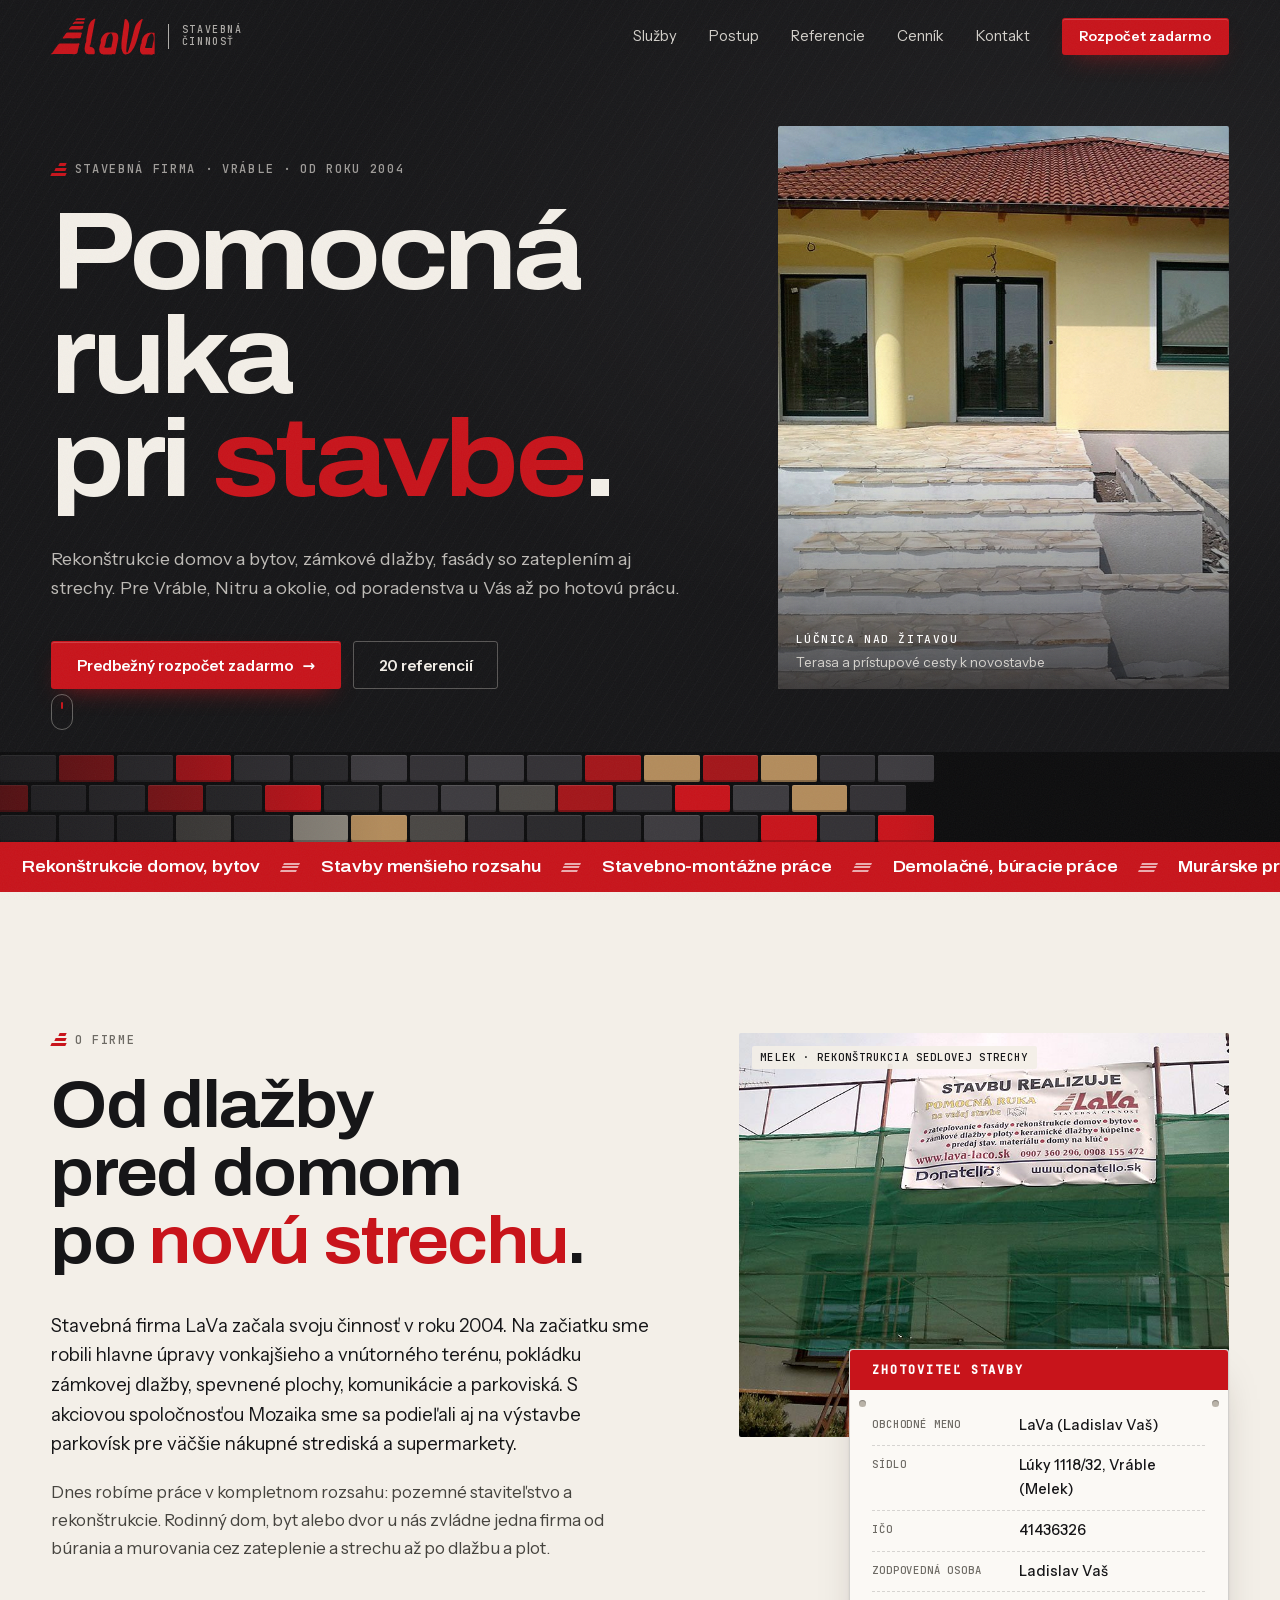
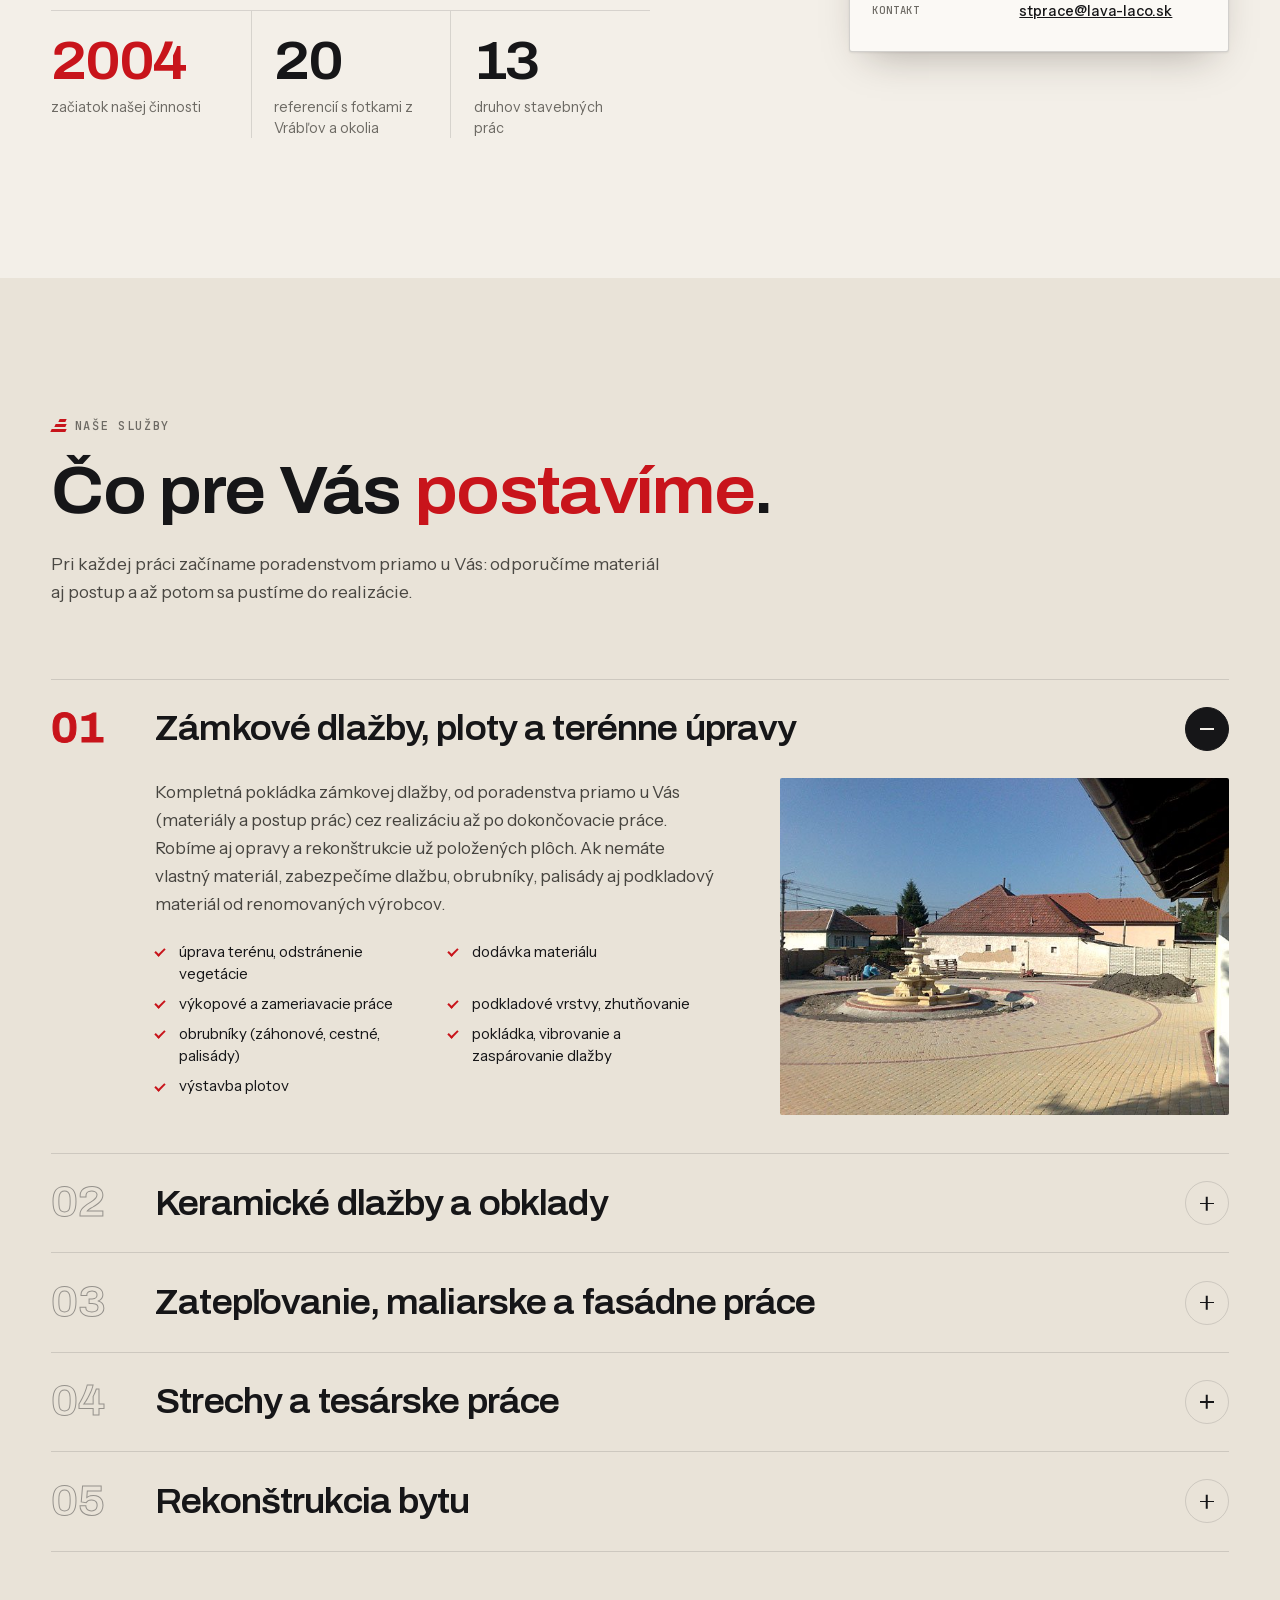
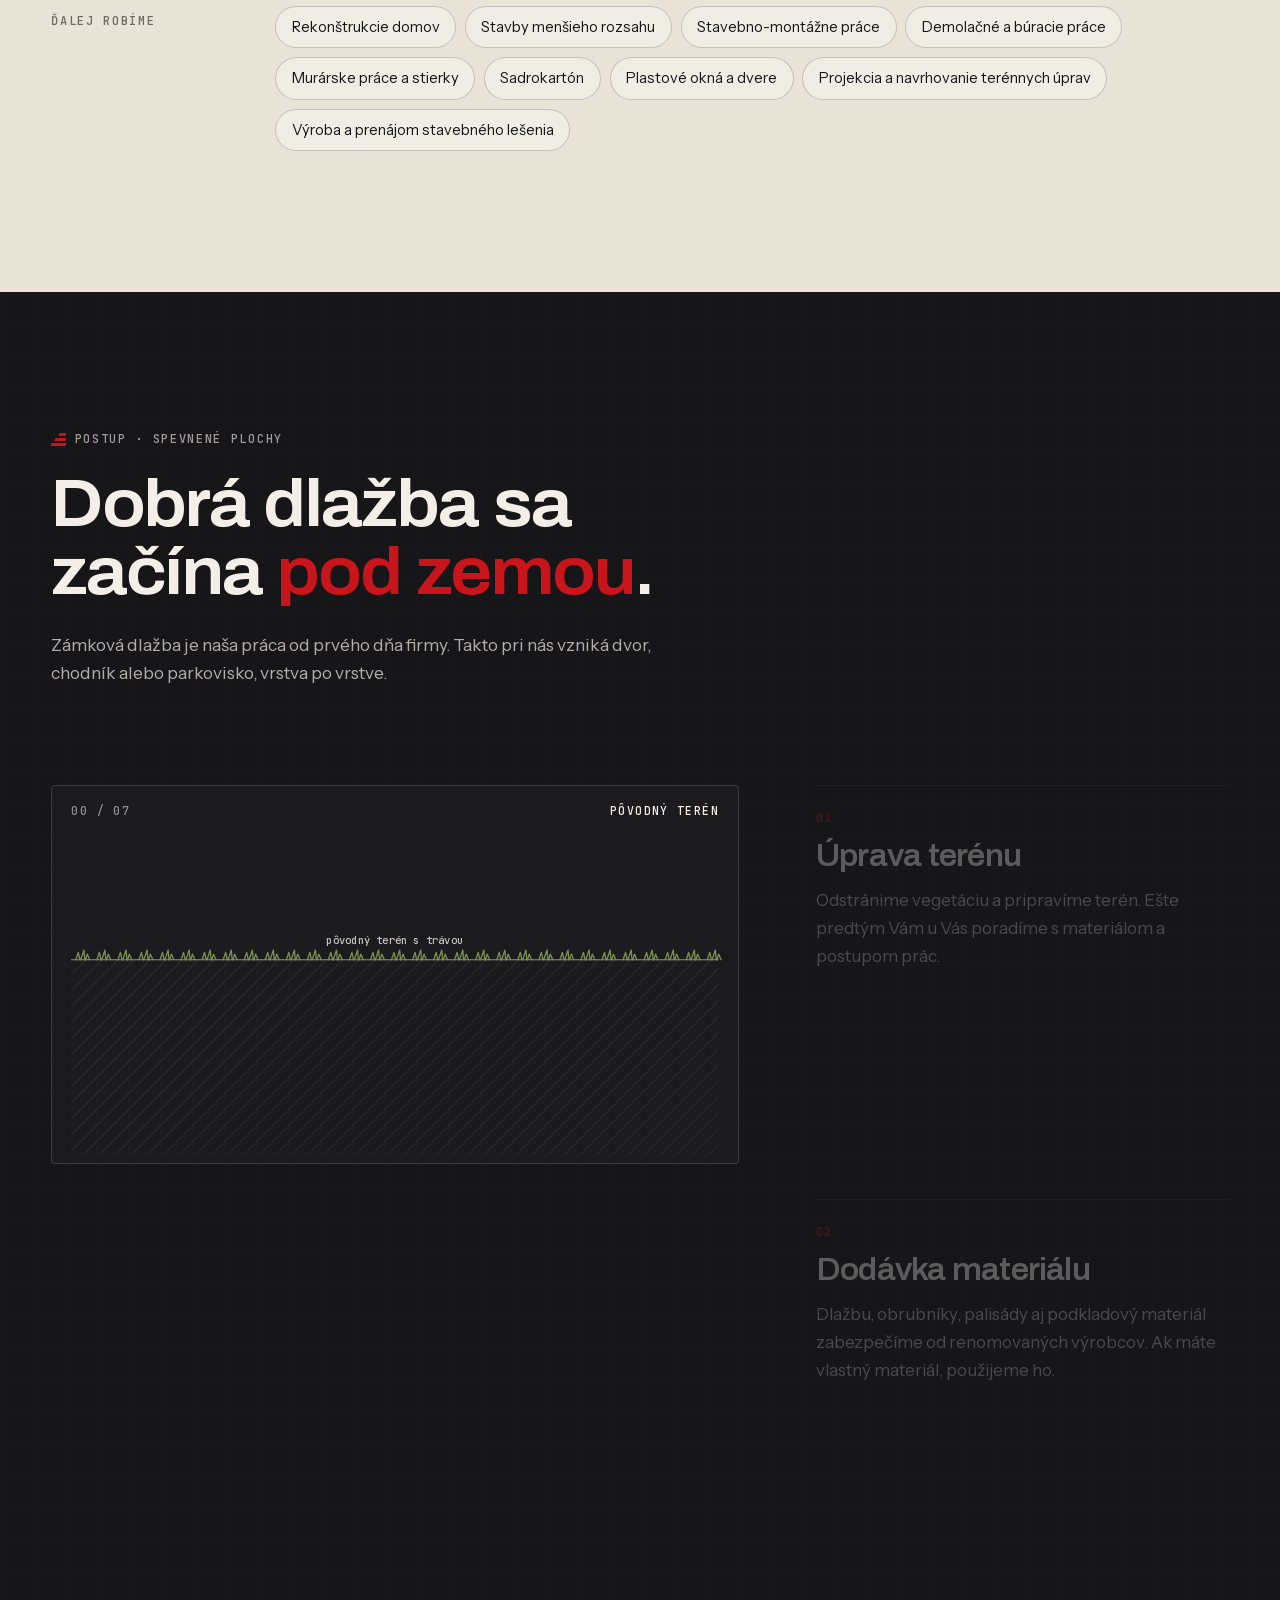
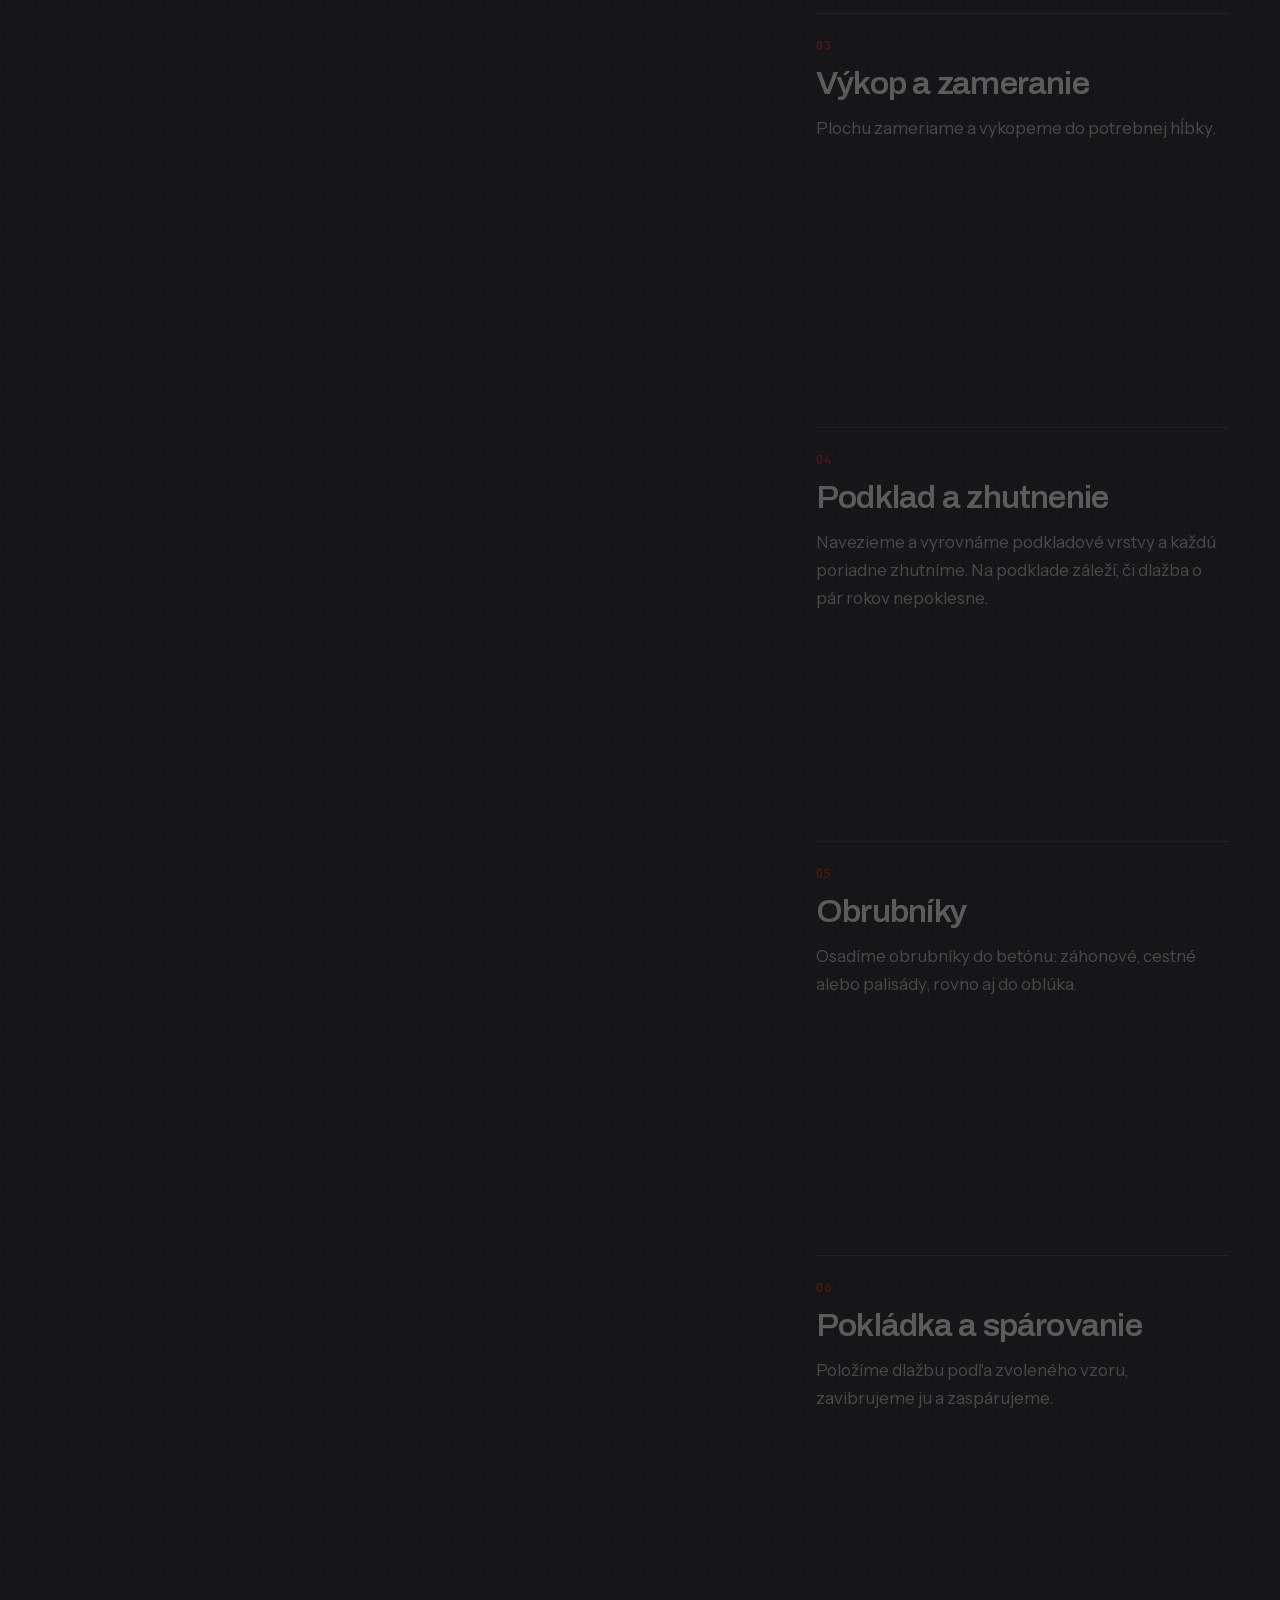
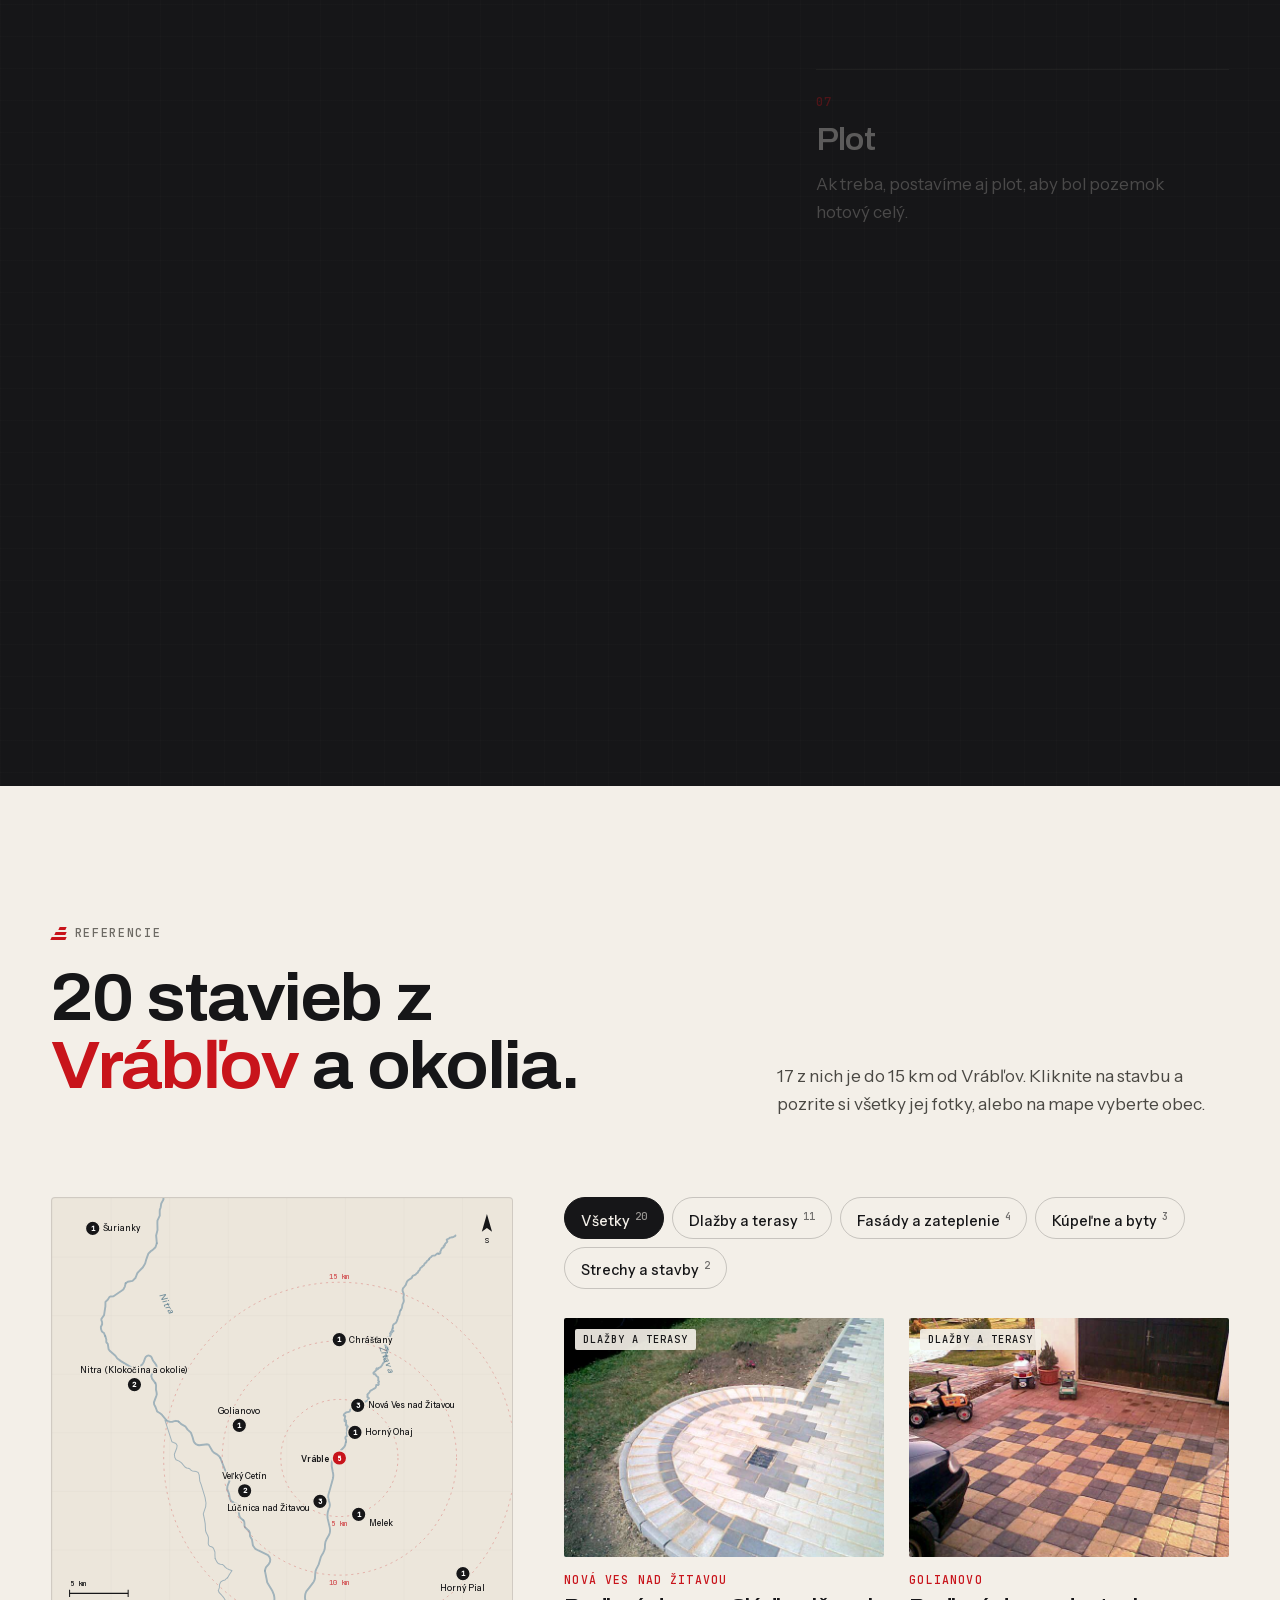
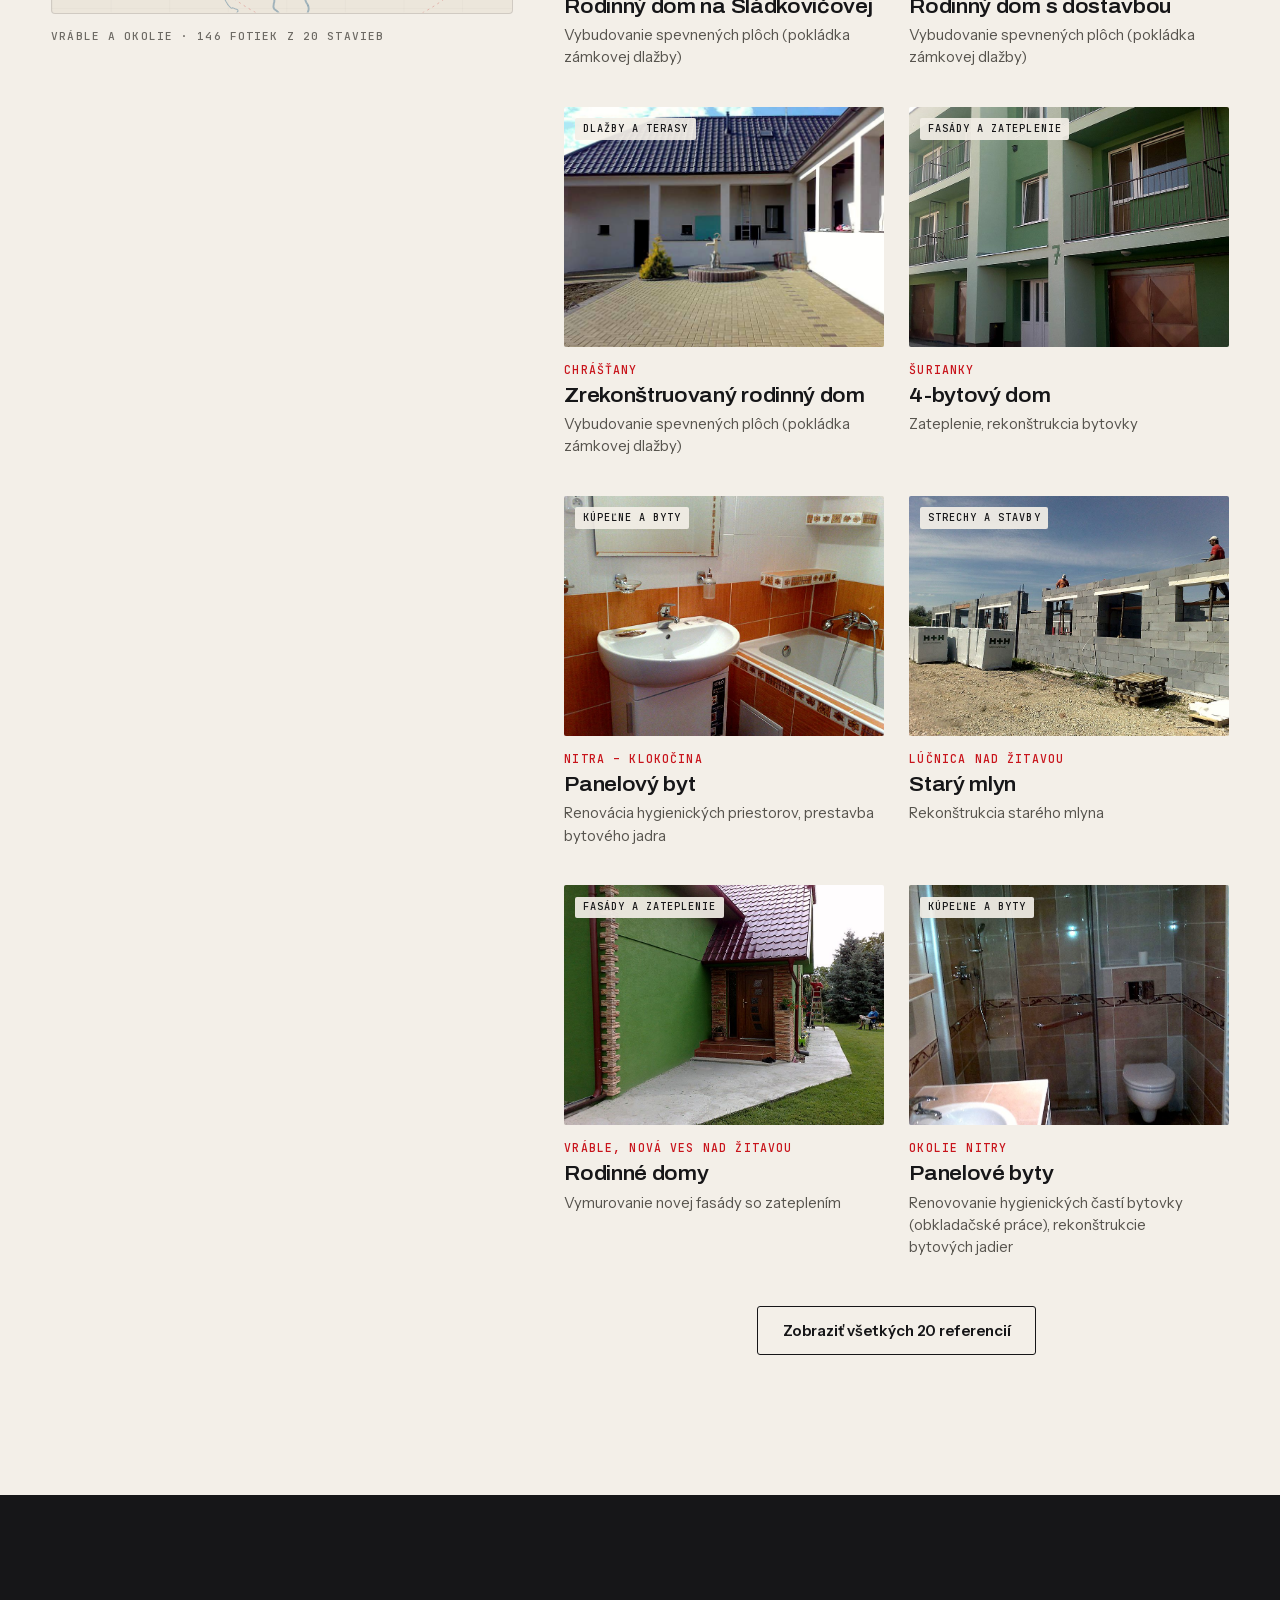
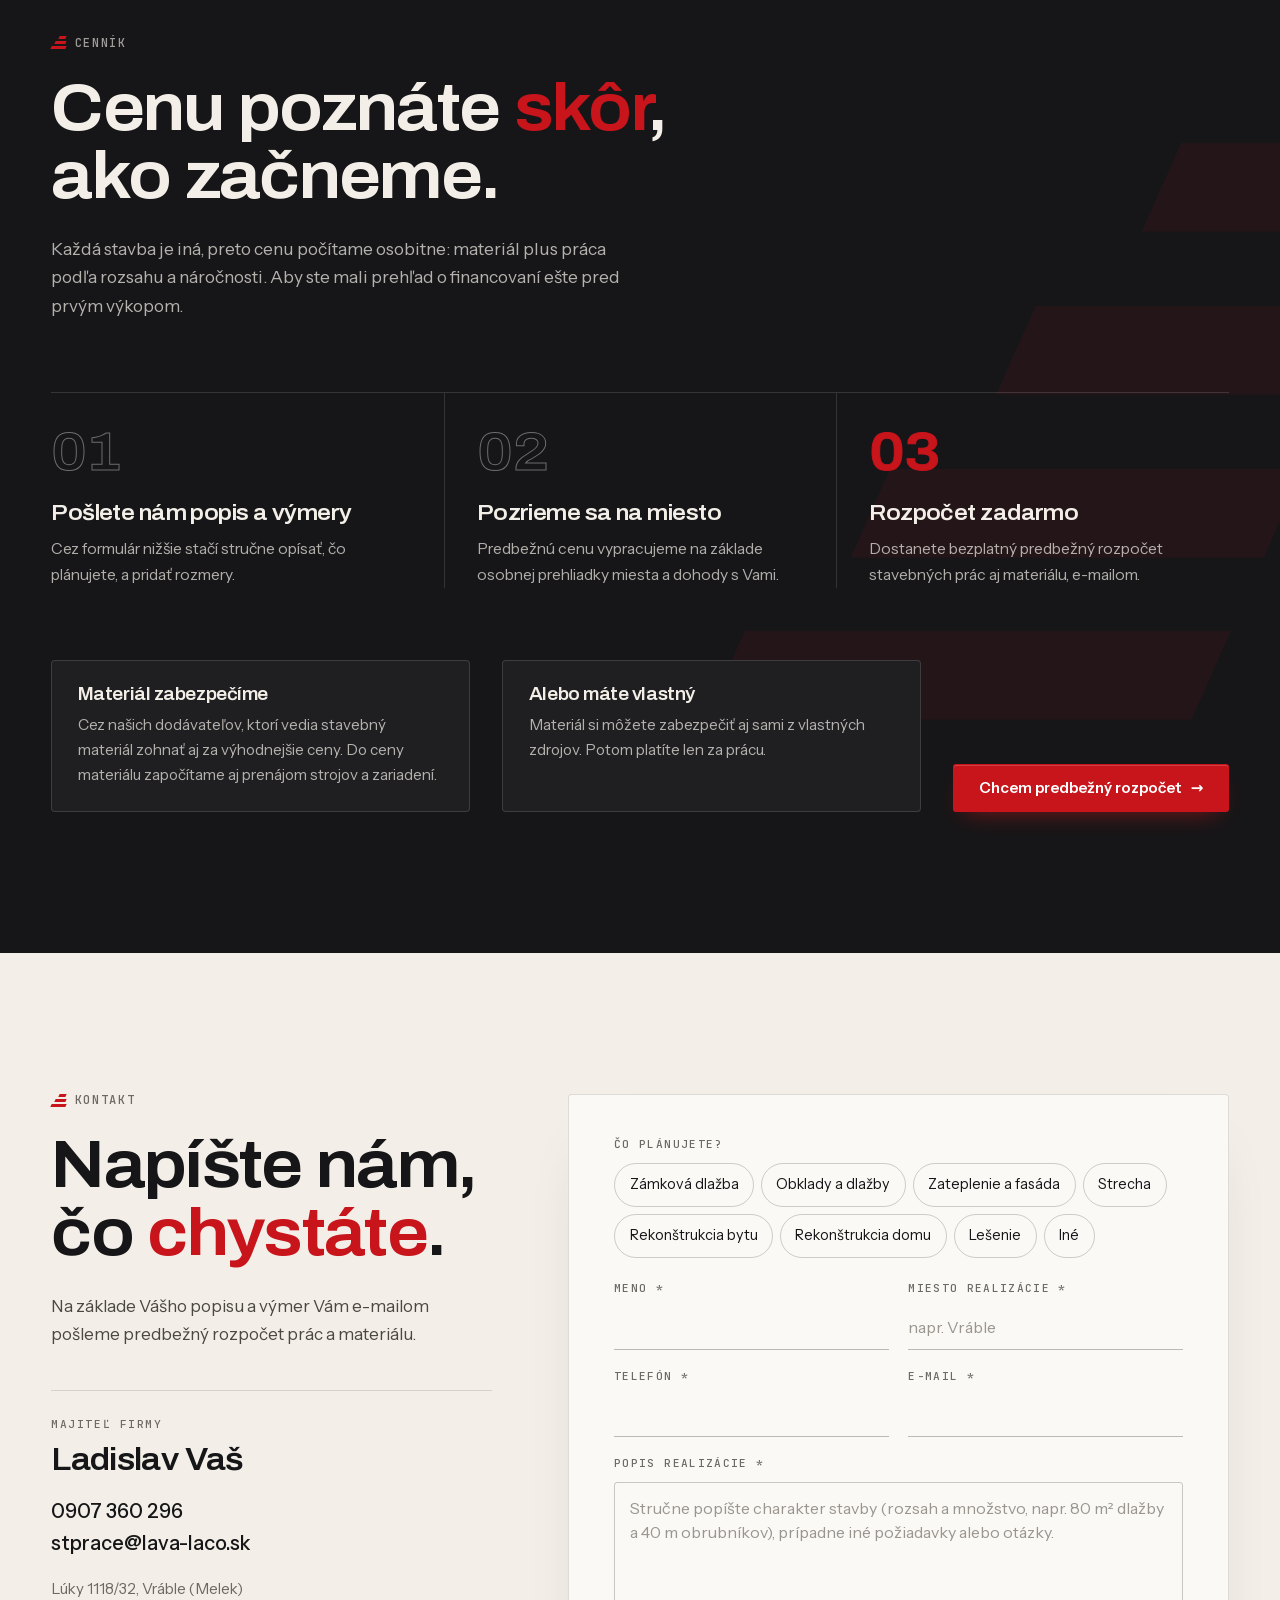
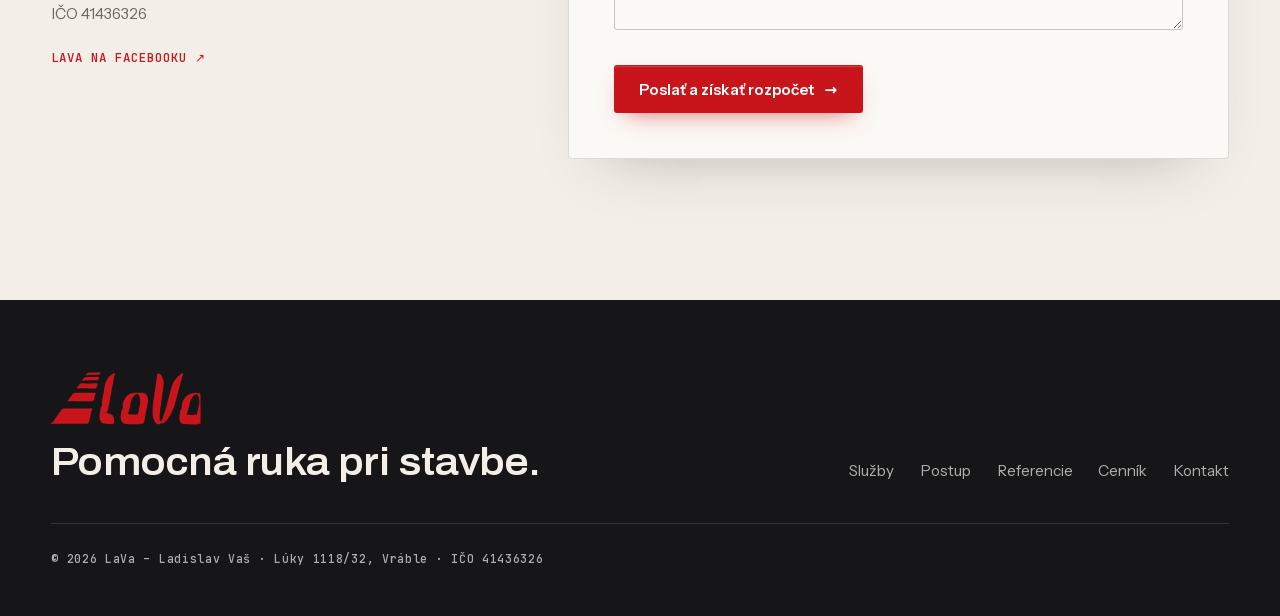
<file: index.html>
<!doctype html>
<html lang="sk">
<head>
<meta charset="utf-8">
<meta name="viewport" content="width=device-width, initial-scale=1">
<meta name="robots" content="noindex, nofollow">
<title>LaVa – stavebná firma Vráble | Zámkové dlažby, rekonštrukcie, zateplenie, strechy</title>
<meta name="description" content="Stavebná firma LaVa (Ladislav Vaš) z Vrábľov. Rekonštrukcie domov a bytov, zámkové dlažby a spevnené plochy, zatepľovanie a fasády, strechy, obklady. Predbežný rozpočet zadarmo.">
<meta name="theme-color" content="#161618">
<link rel="icon" href="img/favicon.svg" type="image/svg+xml">
<link rel="preload" href="fonts/Archivo-normal-latin.woff2" as="font" type="font/woff2" crossorigin>
<link rel="stylesheet" href="style.css?v=38399b4d">
<script type="application/ld+json">
{"@context":"https://schema.org","@type":"GeneralContractor","name":"LaVa – Ladislav Vaš","slogan":"Pomocná ruka pri stavbe","email":"stprace@lava-laco.sk","telephone":"+421907360296","taxID":"41436326","address":{"@type":"PostalAddress","streetAddress":"Lúky 1118/32","addressLocality":"Vráble","addressCountry":"SK"},"areaServed":["Vráble","Nitra","okres Nitra"],"foundingDate":"2004","sameAs":["https://www.facebook.com/pages/Lava-Ladislav-Va%C5%A1/244812445658021"]}
</script>
</head>
<body>
<div class="grain" aria-hidden="true"></div>

<header class="nav" id="nav">
  <a class="nav__logo" href="#top" aria-label="LaVa – stavebná činnosť, úvod"><img class="logo" src="img/logo.svg?v=3be8ee02" alt="LaVa" width="113" height="40"><span>Stavebná<br>činnosť</span></a>
  <nav id="menu" aria-label="Hlavné menu">
    <a href="#sluzby">Služby</a>
    <a href="#postup">Postup</a>
    <a href="#referencie">Referencie</a>
    <a href="#cennik">Cenník</a>
    <a href="#kontakt">Kontakt</a>
    <a class="btn btn--red nav__cta" href="#kontakt">Rozpočet zadarmo</a>
  </nav>
  <button class="burger" id="burger" aria-label="Menu" aria-expanded="false" aria-controls="menu"><i></i><i></i></button>
</header>

<main id="top">
<section class="hero">
  <div class="hero__in">
    <div class="hero__txt">
      <p class="eyebrow eyebrow--light"><span class="stairs" aria-hidden="true"><i></i><i></i><i></i></span>Stavebná firma · Vráble · od roku 2004</p>
      <h1 data-words>Pomocná ruka <br>pri <em>stavbe</em>.</h1>
      <p class="hero__lead">Rekonštrukcie domov a bytov, zámkové dlažby, fasády so zateplením aj strechy. Pre Vráble, Nitru a okolie, od poradenstva u Vás až po hotovú prácu.</p>
      <div class="hero__cta">
        <a class="btn btn--red" href="#kontakt">Predbežný rozpočet zadarmo <span aria-hidden="true">→</span></a>
        <a class="btn btn--ghost" href="#referencie">20 referencií</a>
      </div>
    </div>
    <figure class="hero__img">
      <img src="img/hero.jpg?v=2a7da2bd" alt="Rodinný dom v Lúčnici nad Žitavou – terasa a prístupové schody od firmy LaVa" width="686" height="857" fetchpriority="high">
      <figcaption><b>Lúčnica nad Žitavou</b>Terasa a prístupové cesty k novostavbe</figcaption>
    </figure>
  </div>
  <div class="pavers" id="pavers" aria-hidden="true"></div>
  <a class="hero__scroll" href="#firma" aria-label="Posunúť nižšie"><span></span></a>
</section>

<div class="marquee" aria-label="Naša činnosť"><div class="marquee__t"><span>Rekonštrukcie domov, bytov</span><b aria-hidden="true"></b><span>Stavby menšieho rozsahu</span><b aria-hidden="true"></b><span>Stavebno-montážne práce</span><b aria-hidden="true"></b><span>Demolačné, búracie práce</span><b aria-hidden="true"></b><span>Murárske práce, stierky, fasády</span><b aria-hidden="true"></b><span>Podlahy, sanita, sadrokartón</span><b aria-hidden="true"></b><span>Strechy, výstavba a rekonštrukcia</span><b aria-hidden="true"></b><span>Maliarske, tesárske práce</span><b aria-hidden="true"></b><span>Zámkové dlažby, ploty</span><b aria-hidden="true"></b><span>Zatepľovanie domov, budov</span><b aria-hidden="true"></b><span>Plastové okná, dvere</span><b aria-hidden="true"></b><span>Projekcia, navrhovanie terénnych úprav</span><b aria-hidden="true"></b><span>Výroba stavebného lešenia, prenájom</span><b aria-hidden="true"></b><span aria-hidden="true">Rekonštrukcie domov, bytov</span><b aria-hidden="true"></b><span aria-hidden="true">Stavby menšieho rozsahu</span><b aria-hidden="true"></b><span aria-hidden="true">Stavebno-montážne práce</span><b aria-hidden="true"></b><span aria-hidden="true">Demolačné, búracie práce</span><b aria-hidden="true"></b><span aria-hidden="true">Murárske práce, stierky, fasády</span><b aria-hidden="true"></b><span aria-hidden="true">Podlahy, sanita, sadrokartón</span><b aria-hidden="true"></b><span aria-hidden="true">Strechy, výstavba a rekonštrukcia</span><b aria-hidden="true"></b><span aria-hidden="true">Maliarske, tesárske práce</span><b aria-hidden="true"></b><span aria-hidden="true">Zámkové dlažby, ploty</span><b aria-hidden="true"></b><span aria-hidden="true">Zatepľovanie domov, budov</span><b aria-hidden="true"></b><span aria-hidden="true">Plastové okná, dvere</span><b aria-hidden="true"></b><span aria-hidden="true">Projekcia, navrhovanie terénnych úprav</span><b aria-hidden="true"></b><span aria-hidden="true">Výroba stavebného lešenia, prenájom</span><b aria-hidden="true"></b></div></div>

<section class="about" id="firma">
  <div class="wrap about__grid">
    <div class="about__txt">
      <p class="eyebrow rv"><span class="stairs" aria-hidden="true"><i></i><i></i><i></i></span>O firme</p>
      <h2 class="rv">Od dlažby pred domom <br>po <em>novú strechu</em>.</h2>
      <p class="lead rv">Stavebná firma LaVa začala svoju činnosť v roku 2004. Na začiatku sme robili hlavne úpravy vonkajšieho a vnútorného terénu, pokládku zámkovej dlažby, spevnené plochy, komunikácie a parkoviská. S akciovou spoločnosťou Mozaika sme sa podieľali aj na výstavbe parkovísk pre väčšie nákupné strediská a supermarkety.</p>
      <p class="rv">Dnes robíme práce v kompletnom rozsahu: pozemné staviteľstvo a rekonštrukcie. Rodinný dom, byt alebo dvor u nás zvládne jedna firma od búrania a murovania cez zateplenie a strechu až po dlažbu a plot.</p>
      <dl class="facts rv">
        <div><dt><span data-count="2004">2004</span></dt><dd>začiatok našej činnosti</dd></div>
        <div><dt><span data-count="20">20</span></dt><dd>referencií s fotkami z Vrábľov a okolia</dd></div>
        <div><dt><span data-count="13">13</span></dt><dd>druhov stavebných prác</dd></div>
      </dl>
    </div>
    <div class="about__side">
      <figure class="about__img rv">
        <img src="img/g11-03.jpg" alt="Plachta Stavbu realizuje LaVa na lešení pri rekonštrukcii rodinného domu v Meleku" loading="lazy" width="1142" height="641">
        <figcaption>Melek · rekonštrukcia sedlovej strechy</figcaption>
      </figure>
      <div class="board rv" aria-label="Základné informácie o firme">
        <p class="board__h">Zhotoviteľ stavby</p>
        <dl>
          <div><dt>Obchodné meno</dt><dd>LaVa (Ladislav Vaš)</dd></div>
          <div><dt>Sídlo</dt><dd>Lúky 1118/32, Vráble (Melek)</dd></div>
          <div><dt>IČO</dt><dd>41436326</dd></div>
          <div><dt>Zodpovedná osoba</dt><dd>Ladislav Vaš</dd></div>
          <div><dt>Kontakt</dt><dd><a href="mailto:stprace@lava-laco.sk">stprace@lava-laco.sk</a></dd></div>
        </dl>
      </div>
    </div>
  </div>
</section>

<section class="svc" id="sluzby">
  <div class="wrap">
    <div class="sec-head">
      <p class="eyebrow rv"><span class="stairs" aria-hidden="true"><i></i><i></i><i></i></span>Naše služby</p>
      <h2 class="rv">Čo pre Vás <em>postavíme</em>.</h2>
      <p class="rv">Pri každej práci začíname poradenstvom priamo u Vás: odporučíme materiál aj postup a až potom sa pustíme do realizácie.</p>
    </div>
    <div class="svc__list">
      <details class="svc__i rv" open><summary><span class="svc__n">01</span><h3>Zámkové dlažby, ploty a terénne úpravy</h3><span class="svc__x" aria-hidden="true"></span></summary><div class="svc__body"><div class="svc__t"><p>Kompletná pokládka zámkovej dlažby, od poradenstva priamo u Vás (materiály a postup prác) cez realizáciu až po dokončovacie práce. Robíme aj opravy a rekonštrukcie už položených plôch. Ak nemáte vlastný materiál, zabezpečíme dlažbu, obrubníky, palisády aj podkladový materiál od renomovaných výrobcov.</p><ul class="ticks"><li>úprava terénu, odstránenie vegetácie</li><li>dodávka materiálu</li><li>výkopové a zameriavacie práce</li><li>podkladové vrstvy, zhutňovanie</li><li>obrubníky (záhonové, cestné, palisády)</li><li>pokládka, vibrovanie a zaspárovanie dlažby</li><li>výstavba plotov</li></ul></div><figure class="svc__img"><img src="img/g13-04.jpg" alt="Zámkové dlažby, ploty a terénne úpravy – realizácia LaVa" loading="lazy" width="650" height="488"></figure></div></details>
      <details class="svc__i rv"><summary><span class="svc__n">02</span><h3>Keramické dlažby a obklady</h3><span class="svc__x" aria-hidden="true"></span></summary><div class="svc__body"><div class="svc__t"><p>Lepenie keramickej dlažby a obkladov, opäť od poradenstva u Vás doma (materiály a postup prác) až po dokončovacie práce.</p><ul class="ticks"><li>dodanie kompletného materiálu</li><li>úprava, príprava a vyčistenie podkladu</li><li>lepenie dlažby a obkladov</li><li>dokončovacie práce, dorezávanie</li><li>spárovanie a čistenie</li></ul></div><figure class="svc__img"><img src="img/g18-05.jpg" alt="Keramické dlažby a obklady – realizácia LaVa" loading="lazy" width="650" height="488"></figure></div></details>
      <details class="svc__i rv"><summary><span class="svc__n">03</span><h3>Zatepľovanie, maliarske a fasádne práce</h3><span class="svc__x" aria-hidden="true"></span></summary><div class="svc__body"><div class="svc__t"><p>Kompletná rekonštrukcia a zatepľovanie rodinných a bytových domov aj priemyselných budov: obvodové plášte, strešné konštrukcie a súvisiace úpravy. Systém volíme podľa podkladu, potrebnej hrúbky izolácie a požiarnej bezpečnosti, najčastejšie z minerálnej vlny alebo polystyrénu.</p><ul class="ticks"><li>zateplenie obvodového plášťa</li><li>zateplenie strešných konštrukcií</li><li>výmena a oprava okien, dverí, balkónov</li><li>fasádne práce a omietky</li><li>maľovky a dokončovacie práce</li></ul></div><figure class="svc__img"><img src="img/g07-02.jpg" alt="Zatepľovanie, maliarske a fasádne práce – realizácia LaVa" loading="lazy" width="907" height="680"></figure></div></details>
      <details class="svc__i rv"><summary><span class="svc__n">04</span><h3>Strechy a tesárske práce</h3><span class="svc__x" aria-hidden="true"></span></summary><div class="svc__body"><div class="svc__t"><p>Rekonštrukcie a opravy sedlových striech, balkónových a terasových prístreškov aj altánkov.</p><ul class="ticks"><li>demontáž starej krytiny</li><li>výmena a oprava krovu a latovania</li><li>rekonštrukcie komínových telies</li><li>nová krytina, strešné časti a doplnky</li><li>klampiarske práce, odkvapové žľaby</li><li>kontrola strechy proti zatekaniu</li></ul></div><figure class="svc__img"><img src="img/g11-02.jpg" alt="Strechy a tesárske práce – realizácia LaVa" loading="lazy" width="1142" height="857"></figure></div></details>
      <details class="svc__i rv"><summary><span class="svc__n">05</span><h3>Rekonštrukcia bytu</h3><span class="svc__x" aria-hidden="true"></span></summary><div class="svc__body"><div class="svc__t"><p>Kompletná rekonštrukcia bytového jadra a ostatných priestorov bytu, všetko od jednej firmy.</p><ul class="ticks"><li>nosné murivá a priečky</li><li>obklady, keramické dlažby, obklady z kameňa</li><li>povrchové úpravy stien, maľovanie, stierkovanie</li><li>drevené a plávajúce podlahy, opravy a izolácia podláh</li><li>drobné sadrokartónové práce</li><li>sanita, elektroinštalácia a vodoinštalácia</li></ul></div><figure class="svc__img"><img src="img/g08-11.jpg" alt="Rekonštrukcia bytu – realizácia LaVa" loading="lazy" width="1142" height="641"></figure></div></details>
    </div>
    <div class="more-svc rv">
      <p class="more-svc__h">Ďalej robíme</p>
      <ul><li>Rekonštrukcie domov</li><li>Stavby menšieho rozsahu</li><li>Stavebno-montážne práce</li><li>Demolačné a búracie práce</li><li>Murárske práce a stierky</li><li>Sadrokartón</li><li>Plastové okná a dvere</li><li>Projekcia a navrhovanie terénnych úprav</li><li>Výroba a prenájom stavebného lešenia</li></ul>
    </div>
  </div>
</section>

<section class="flow" id="postup">
  <div class="wrap flow__grid">
    <div class="flow__head">
      <p class="eyebrow eyebrow--light rv"><span class="stairs" aria-hidden="true"><i></i><i></i><i></i></span>Postup · spevnené plochy</p>
      <h2 class="rv">Dobrá dlažba sa začína <em>pod zemou</em>.</h2>
      <p class="rv">Zámková dlažba je naša práca od prvého dňa firmy. Takto pri nás vzniká dvor, chodník alebo parkovisko, vrstva po vrstve.</p>
    </div>
    <div class="flow__draw" aria-hidden="true">
      <div class="flow__drawin">
        <div class="flow__meta"><span id="flowN">00 / 07</span><span id="flowT">Pôvodný terén</span></div>
        <svg class="rez" id="rez" viewBox="0 36 800 404" role="img" aria-label="Rez spevnenou plochou">
<defs>
 <pattern id="pSoil" width="14" height="14" patternUnits="userSpaceOnUse" patternTransform="rotate(45)"><line x1="0" y1="0" x2="0" y2="14" class="hatch"/></pattern>
 <pattern id="pGravel" width="18" height="14" patternUnits="userSpaceOnUse"><circle cx="4" cy="4" r="2.4" class="gr"/><circle cx="13" cy="10" r="1.8" class="gr"/><circle cx="10" cy="3" r="1.1" class="gr"/></pattern>
 <pattern id="pSand" width="7" height="6" patternUnits="userSpaceOnUse"><circle cx="2" cy="2" r=".8" class="sd"/><circle cx="5.5" cy="4.5" r=".7" class="sd"/></pattern>
 <pattern id="pConc" width="10" height="10" patternUnits="userSpaceOnUse"><path d="M2 3l2 1-1 2zM7 7l2-1v2z" class="cc"/></pattern>
</defs>
<rect class="soil" x="0" y="200" width="800" height="240"/>
<line class="ground" x1="0" y1="200" x2="800" y2="200"/>
<g class="k" data-k="-1" data-until="0"><path class="grass" d="M6 200l3-9 2 9M12 200l4-12 1 12M18 200l2-7 3 7M32 200l3-9 2 9M38 200l4-12 1 12M44 200l2-7 3 7M58 200l3-9 2 9M64 200l4-12 1 12M70 200l2-7 3 7M84 200l3-9 2 9M90 200l4-12 1 12M96 200l2-7 3 7M110 200l3-9 2 9M116 200l4-12 1 12M122 200l2-7 3 7M136 200l3-9 2 9M142 200l4-12 1 12M148 200l2-7 3 7M162 200l3-9 2 9M168 200l4-12 1 12M174 200l2-7 3 7M188 200l3-9 2 9M194 200l4-12 1 12M200 200l2-7 3 7M214 200l3-9 2 9M220 200l4-12 1 12M226 200l2-7 3 7M240 200l3-9 2 9M246 200l4-12 1 12M252 200l2-7 3 7M266 200l3-9 2 9M272 200l4-12 1 12M278 200l2-7 3 7M292 200l3-9 2 9M298 200l4-12 1 12M304 200l2-7 3 7M318 200l3-9 2 9M324 200l4-12 1 12M330 200l2-7 3 7M344 200l3-9 2 9M350 200l4-12 1 12M356 200l2-7 3 7M370 200l3-9 2 9M376 200l4-12 1 12M382 200l2-7 3 7M396 200l3-9 2 9M402 200l4-12 1 12M408 200l2-7 3 7M422 200l3-9 2 9M428 200l4-12 1 12M434 200l2-7 3 7M448 200l3-9 2 9M454 200l4-12 1 12M460 200l2-7 3 7M474 200l3-9 2 9M480 200l4-12 1 12M486 200l2-7 3 7M500 200l3-9 2 9M506 200l4-12 1 12M512 200l2-7 3 7M526 200l3-9 2 9M532 200l4-12 1 12M538 200l2-7 3 7M552 200l3-9 2 9M558 200l4-12 1 12M564 200l2-7 3 7M578 200l3-9 2 9M584 200l4-12 1 12M590 200l2-7 3 7M604 200l3-9 2 9M610 200l4-12 1 12M616 200l2-7 3 7M630 200l3-9 2 9M636 200l4-12 1 12M642 200l2-7 3 7M656 200l3-9 2 9M662 200l4-12 1 12M668 200l2-7 3 7M682 200l3-9 2 9M688 200l4-12 1 12M694 200l2-7 3 7M708 200l3-9 2 9M714 200l4-12 1 12M720 200l2-7 3 7M734 200l3-9 2 9M740 200l4-12 1 12M746 200l2-7 3 7M760 200l3-9 2 9M766 200l4-12 1 12M772 200l2-7 3 7M786 200l3-9 2 9M792 200l4-12 1 12M798 200l2-7 3 7"/><text class="lbl" x="400" y="180" text-anchor="middle">pôvodný terén s trávou</text></g>
<g class="k" data-k="0" data-until="2"><path class="grass grass--off" d="M110 200l3-9 2 9M136 200l3-9 2 9M162 200l3-9 2 9M188 200l3-9 2 9M214 200l3-9 2 9M240 200l3-9 2 9M266 200l3-9 2 9M292 200l3-9 2 9M318 200l3-9 2 9M344 200l3-9 2 9M370 200l3-9 2 9M396 200l3-9 2 9M422 200l3-9 2 9M448 200l3-9 2 9M474 200l3-9 2 9M500 200l3-9 2 9M526 200l3-9 2 9M552 200l3-9 2 9M578 200l3-9 2 9M604 200l3-9 2 9M630 200l3-9 2 9M656 200l3-9 2 9M682 200l3-9 2 9"/><text class="lbl lbl--red" x="400" y="180" text-anchor="middle">odstránenie vegetácie</text></g>
<g class="k" data-k="1" data-until="6"><g class="pal"><rect x="24" y="186" width="20" height="10" rx="1"/><rect x="46" y="186" width="20" height="10" rx="1"/><rect x="68" y="186" width="20" height="10" rx="1"/><rect x="24" y="174" width="20" height="10" rx="1"/><rect x="46" y="174" width="20" height="10" rx="1"/><rect x="68" y="174" width="20" height="10" rx="1"/><rect x="24" y="162" width="20" height="10" rx="1"/><rect x="46" y="162" width="20" height="10" rx="1"/><rect x="68" y="162" width="20" height="10" rx="1"/><rect x="20" y="196" width="70" height="4" class="palb"/></g><text class="lbl" x="55" y="140" text-anchor="middle">materiál</text></g>
<g class="k" data-k="1" data-until="4"><path class="pile" d="M712 200 Q752 150 792 200Z"/><text class="lbl" x="752" y="140" text-anchor="middle">kamenivo</text></g>
<g class="k" data-k="2"><rect class="cut" x="110" y="200" width="580" height="130"/><path class="cutline" d="M110 200V330H690V200"/></g>
<g class="k" data-k="2" data-until="5"><line class="stake" x1="100" y1="120" x2="100" y2="204"/><line class="stake" x1="700" y1="120" x2="700" y2="204"/><line class="string" x1="100" y1="132" x2="700" y2="132"/><text class="lbl lbl--red" x="400" y="122" text-anchor="middle">zameranie</text></g>
<g class="k" data-k="2"><text class="lbl" x="770" y="420" text-anchor="end">rastlý terén</text></g>
<g class="k grow" data-k="3"><rect class="gravel" x="110" y="255" width="580" height="75"/><line class="ln" x1="690" y1="292" x2="740" y2="292"/><text class="lbl" x="746" y="296">zhutnený</text><text class="lbl" x="746" y="310">podklad</text></g>
<g class="k" data-k="3" data-until="4"><g class="tamp"><path d="M200 214v24m-7-8 7 8 7-8"/><path d="M320 214v24m-7-8 7 8 7-8"/><path d="M440 214v24m-7-8 7 8 7-8"/><path d="M560 214v24m-7-8 7 8 7-8"/></g></g>
<g class="k" data-k="4"><path class="conc" d="M148 304H98V252l14-12v46h36z"/><path class="conc" d="M652 304h50V252l-14-12v46h-36z"/><rect class="curb" x="112" y="192" width="22" height="94" rx="2"/><rect class="curb" x="666" y="192" width="22" height="94" rx="2"/><line class="ln" x1="98" y1="298" x2="56" y2="340"/><text class="lbl" x="34" y="356">obrubník</text><text class="lbl" x="34" y="370">v betóne</text></g>
<g class="k" data-k="5"><rect class="sand" x="134" y="234" width="532" height="21"/><line class="ln" x1="300" y1="246" x2="300" y2="380"/><text class="lbl" x="306" y="384">lôžko</text></g>
<g class="k" data-k="5"><g class="pvs"><rect class="pv" style="--d:0.00s" x="137" y="200" width="46" height="34" rx="2"/><rect class="pv" style="--d:0.06s" x="185" y="200" width="46" height="34" rx="2"/><rect class="pv" style="--d:0.12s" x="233" y="200" width="46" height="34" rx="2"/><rect class="pv" style="--d:0.18s" x="281" y="200" width="46" height="34" rx="2"/><rect class="pv" style="--d:0.24s" x="329" y="200" width="46" height="34" rx="2"/><rect class="pv" style="--d:0.30s" x="377" y="200" width="46" height="34" rx="2"/><rect class="pv" style="--d:0.36s" x="425" y="200" width="46" height="34" rx="2"/><rect class="pv" style="--d:0.42s" x="473" y="200" width="46" height="34" rx="2"/><rect class="pv" style="--d:0.48s" x="521" y="200" width="46" height="34" rx="2"/><rect class="pv" style="--d:0.54s" x="569" y="200" width="46" height="34" rx="2"/><rect class="pv" style="--d:0.60s" x="617" y="200" width="46" height="34" rx="2"/></g><line class="ln" x1="420" y1="200" x2="420" y2="70"/><text class="lbl lbl--red" x="426" y="80">zámková dlažba</text><text class="lbl" x="426" y="96">zavibrovaná a zaspárovaná</text></g>
<g class="k" data-k="6"><rect class="conc" x="728" y="200" width="28" height="56"/><rect class="post" x="736" y="64" width="12" height="136"/><path class="board" d="M748 80h46M748 104h46M748 128h46M748 152h46M748 176h46"/><text class="lbl lbl--red" x="742" y="50" text-anchor="middle">plot</text></g>
</svg>
      </div>
    </div>
    <ol class="flow__steps">
      <li class="step" data-i="0"><b>01</b><h3>Úprava terénu</h3><p>Odstránime vegetáciu a pripravíme terén. Ešte predtým Vám u Vás poradíme s materiálom a postupom prác.</p></li>
      <li class="step" data-i="1"><b>02</b><h3>Dodávka materiálu</h3><p>Dlažbu, obrubníky, palisády aj podkladový materiál zabezpečíme od renomovaných výrobcov. Ak máte vlastný materiál, použijeme ho.</p></li>
      <li class="step" data-i="2"><b>03</b><h3>Výkop a zameranie</h3><p>Plochu zameriame a vykopeme do potrebnej hĺbky.</p></li>
      <li class="step" data-i="3"><b>04</b><h3>Podklad a zhutnenie</h3><p>Navezieme a vyrovnáme podkladové vrstvy a každú poriadne zhutníme. Na podklade záleží, či dlažba o pár rokov nepoklesne.</p></li>
      <li class="step" data-i="4"><b>05</b><h3>Obrubníky</h3><p>Osadíme obrubníky do betónu: záhonové, cestné alebo palisády, rovno aj do oblúka.</p></li>
      <li class="step" data-i="5"><b>06</b><h3>Pokládka a spárovanie</h3><p>Položíme dlažbu podľa zvoleného vzoru, zavibrujeme ju a zaspárujeme.</p></li>
      <li class="step" data-i="6"><b>07</b><h3>Plot</h3><p>Ak treba, postavíme aj plot, aby bol pozemok hotový celý.</p></li>
    </ol>
  </div>
</section>

<section class="refs" id="referencie">
  <div class="wrap">
    <div class="sec-head sec-head--row">
      <div>
        <p class="eyebrow rv"><span class="stairs" aria-hidden="true"><i></i><i></i><i></i></span>Referencie</p>
        <h2 class="rv">20 stavieb z <em>Vrábľov</em> a okolia.</h2>
      </div>
      <p class="rv">17 z nich je do 15 km od Vrábľov. Kliknite na stavbu a pozrite si všetky jej fotky, alebo na mape vyberte obec.</p>
    </div>
    <div class="refs__grid">
      <div class="map rv">
        <div class="map__in"><svg class="mapsvg" viewBox="0 0 628 566" role="img" aria-label="Mapa referencií v okolí Vrábľov"><defs><clipPath id="mc"><rect width="628" height="566"/></clipPath><pattern id="mgrid" width="80" height="80" patternUnits="userSpaceOnUse"><path d="M80 0H0V80" class="mg"/></pattern></defs><g clip-path="url(#mc)"><rect width="628" height="566" fill="url(#mgrid)"/><polyline class="riv" points="191.9,-71.7 191.4,-71.3 191.3,-70.5 192.5,-68.2 191.6,-65.2 188.9,-62.5 187.6,-59.7 186.8,-57.2 185.6,-56.2 184.5,-56.1 183.1,-55.7 182.0,-54.5 181.6,-53.4 181.4,-52.3 180.4,-51.1 179.8,-49.6 179.6,-48.8 180.0,-47.4 180.1,-46.1 179.6,-44.9 178.4,-42.8 177.5,-42.1 175.9,-41.2 174.9,-39.9 174.3,-36.5 174.8,-32.3 174.6,-29.5 174.1,-28.0 172.1,-24.9 167.4,-22.0 163.3,-21.8 160.8,-21.2 159.6,-20.8 156.6,-19.8 154.0,-18.4 152.3,-16.2 151.4,-13.4 152.1,-8.8 152.2,2.1 149.2,7.5 148.4,12.9 147.2,16.3 147.1,18.9 147.2,24.2 144.0,31.0 143.9,34.5 144.1,43.8 142.2,51.1 142.7,56.6 143.1,61.8 143.1,61.8"/><polyline class="riv" points="143.1,61.8 141.3,67.2 137.2,71.2 135.2,72.4 131.6,76.0 128.9,83.4 127.2,89.5 124.2,94.6 118.4,100.6 116.7,102.4 113.9,109.3 110.0,113.1 103.5,114.3 100.6,116.4 100.6,116.4"/><polyline class="riv" points="100.6,116.4 99.5,121.0 97.4,125.0 95.0,126.7 84.0,134.1 79.7,134.5 78.7,135.0 76.1,138.9 73.0,141.9 72.9,147.9 71.1,160.0 67.4,165.2 67.4,166.7 68.4,169.4 68.5,172.4 66.7,176.2 67.0,179.3 68.0,182.0 69.4,183.3 71.0,184.5 72.7,188.5"/><polyline class="riv" points="72.7,188.5 74.1,193.0 74.2,197.0 76.2,199.2 77.3,206.5 78.8,208.7 86.6,215.5 89.2,219.2 94.1,222.8 106.7,230.3 110.9,231.6 113.6,231.8 113.6,231.8"/><polyline class="riv" points="113.6,231.8 116.1,231.6 119.3,230.3 122.3,228.3 124.1,226.1 125.2,224.1 126.3,221.0 127.0,219.0 127.7,217.6 128.4,216.7 130.1,215.5 131.1,215.2 132.6,215.3 134.3,215.9 135.4,216.8 135.8,217.3 136.3,218.2 138.1,222.3 140.3,225.2 142.5,228.4 142.8,230.2 142.3,232.0 137.3,238.9 135.8,241.5 135.7,243.8 136.6,246.6 141.2,252.8 141.2,252.8"/><polyline class="riv" points="141.2,252.8 142.1,255.4 142.0,261.8 142.8,265.4 143.1,268.1 142.5,270.2 139.2,279.2 139.6,282.2 141.5,285.8 142.9,289.6 143.6,291.5 147.6,294.0 150.1,296.0 151.3,297.7 156.3,303.8 156.3,303.8"/><polyline class="riv" points="172.9,305.4 177.1,309.3 182.0,311.8 185.2,316.3 189.7,320.5 191.9,326.4 193.6,332.5 194.7,334.3 196.5,336.1 198.2,337.0 200.8,337.7 212.2,336.4 214.0,336.8 219.4,346.1 221.1,347.7 225.8,350.5 228.6,353.1 229.9,355.1"/><polyline class="riv" points="229.9,355.1 242.3,386.7 239.6,393.5 239.2,397.1 241.9,404.5 243.0,410.9 244.9,414.0 248.3,416.0 252.1,417.7 253.6,419.6 254.8,426.5 255.7,433.3 256.1,434.8 256.7,435.8 257.9,437.3 261.3,440.1"/><polyline class="riv" points="261.3,440.1 262.2,441.4 262.6,442.3 262.9,445.5 262.8,446.9 263.6,449.7 266.8,452.7 268.8,454.4 270.1,457.1 270.5,461.9 273.1,466.5 273.5,469.1 274.4,474.6 277.8,479.3 281.8,481.4 295.0,487.8 297.1,490.5 298.1,493.7 297.7,496.9 296.1,499.9 292.1,504.6 291.1,507.6 290.8,509.2"/><polyline class="riv" points="290.8,509.2 294.0,525.2 300.6,536.0 303.0,541.7 303.4,543.9 303.8,546.5 303.7,549.4 303.6,551.7 302.9,553.9 302.4,558.5 303.2,560.8 303.9,561.7 306.7,563.7 308.1,565.0 309.2,566.3 310.2,568.3 313.9,578.3 313.9,580.7 313.2,582.0"/><polyline class="riv" points="313.2,582.0 309.2,585.0 308.2,586.6 308.2,593.8 307.6,597.4 301.5,606.7 294.1,612.2 292.5,613.4 290.6,617.4 287.3,633.1 286.1,638.6 282.3,647.0 281.7,648.9 279.9,670.1 279.7,679.4 279.7,679.4"/><polyline class="riv riv--s" points="154.2,304.1 154.7,304.7 163.7,332.8 166.0,333.9 169.2,335.2 170.9,338.1 170.4,341.5 167.1,350.0 167.7,354.4 169.4,357.5 173.7,359.4 176.9,361.7 181.6,367.4 183.9,368.8 185.9,369.0 187.8,369.7 189.8,371.8 191.7,372.7 197.1,373.7 199.7,375.0 201.0,378.2 201.9,386.7 203.6,391.2 209.0,408.8 210.3,416.6 209.9,421.4 206.6,431.4 208.1,438.3 209.2,444.7 209.7,454.1 210.5,457.0 212.8,461.3 213.6,463.8 213.6,466.9 213.4,472.3 214.2,474.4 215.5,475.6 217.7,476.2 219.1,476.9 220.6,478.6 222.4,483.2 222.6,484.6 222.5,487.4 222.8,492.5 222.8,492.5"/><polyline class="riv" points="349.6,556.4 350.2,558.1 350.5,560.1 350.5,562.2 349.3,566.0 347.8,570.2 345.8,573.7 345.1,574.8 344.0,576.1 342.4,577.1 340.1,578.0 337.4,578.2 334.7,578.3 333.8,578.4 331.8,579.0 330.8,579.6 330.0,580.2 328.7,581.7 328.2,582.6 327.3,584.0 326.9,585.5 326.7,586.4 326.4,592.8 326.1,598.7 325.9,603.0 326.1,604.1 326.3,604.8 326.7,605.6 327.6,606.9 328.4,608.2 329.9,612.7 330.0,613.7 330.0,615.0 329.9,621.0 329.7,625.9 328.7,628.9 327.3,631.0 325.9,632.2 324.8,632.9 323.5,633.6 321.7,634.7 320.8,635.2 319.8,635.6 318.2,635.9 314.6,635.5 306.3,634.8 294.0,633.6 290.6,633.3 289.2,633.6 287.5,634.8 286.7,635.6 286.7,635.6"/><polyline class="riv riv--s" points="222.8,492.5 224.7,496.2 227.0,499.2 230.0,500.1 233.1,500.7 235.1,502.4 236.8,504.5 239.1,506.2 241.7,507.3 244.4,508.3 245.8,509.0 244.3,511.2 242.5,513.8 241.0,516.5 239.7,518.8 239.7,518.8"/><polyline class="riv riv--s" points="239.7,518.8 238.5,519.3 236.4,521.6 233.8,522.3 230.4,524.4 228.9,527.7 228.5,532.5 227.7,534.6 227.1,536.0 228.4,539.1 232.3,543.2 234.0,545.1 235.1,546.7 236.5,548.9 237.4,550.6 238.7,552.8 240.1,555.4 241.8,557.2 243.6,559.2 244.2,559.8 244.7,560.1 245.4,560.3 246.1,560.1 246.8,559.7 247.3,559.8 249.9,560.9 253.0,562.1 253.5,562.4 253.9,563.1 253.9,563.4 253.9,563.7 254.1,564.0 254.1,564.4 253.6,564.6 253.2,565.0 252.9,565.9 252.4,566.4 252.3,567.7 252.3,568.7 253.4,571.0 252.9,572.5 251.6,574.4 250.2,575.8 250.0,576.6 250.1,577.0"/><polyline class="riv riv--s" points="250.1,577.0 250.3,581.6 250.4,584.1 250.6,587.4 251.3,589.2 254.2,593.4 255.1,595.0 255.2,596.0 253.3,598.2 250.1,601.2 249.0,601.2 246.3,600.7 242.3,601.8 238.7,604.1 235.4,607.3 233.4,609.6 231.8,612.9 231.5,616.1 232.0,621.1 232.5,622.2 233.8,624.1 236.0,626.2 238.1,627.0 240.8,627.3 243.3,627.6 245.1,628.3 245.6,628.9 245.2,630.9 245.2,632.7 245.5,633.7 246.6,635.1 248.4,636.1 249.7,637.2 250.6,638.8 251.8,640.3 252.7,641.8 252.9,642.7 253.2,644.1 257.6,649.0 263.1,655.2 263.5,656.4 263.6,657.2 263.5,657.9 263.4,658.4 262.0,662.1 261.1,664.6 260.9,665.2 260.9,665.8 261.1,666.7 261.3,667.2 261.8,668.1 262.2,668.5 262.7,668.9 263.3,669.3 265.5,669.9 270.6,671.4 272.1,672.0 273.5,673.1 277.6,677.0 278.0,677.2 278.6,677.5 278.6,677.5"/><polyline class="riv" points="515.1,83.3 514.4,84.4 512.7,85.6 511.7,86.6 511.2,87.9 509.9,88.7 508.9,89.5 508.6,90.3 508.2,91.4 507.4,92.3 506.4,92.8 505.8,93.3 504.6,94.9 503.3,95.4 502.6,96.9 502.1,98.4 501.4,99.0 500.1,100.3 499.8,101.5 499.4,102.1 499.1,102.3 498.4,102.6 497.7,103.1 496.5,104.8 494.1,105.8 493.0,106.2 492.5,106.6 491.9,107.5 491.8,107.9 491.8,108.7 491.6,109.0 489.9,110.1 486.9,112.0 485.4,113.2 484.3,115.4 484.1,115.9 483.2,118.6 481.2,121.2 479.3,123.5 479.1,124.2 478.8,125.5 478.9,127.2 479.7,129.1 480.2,130.6 480.5,131.7 480.3,133.4 479.9,135.9 480.3,138.5 480.5,140.4 480.1,142.3 479.8,142.9 478.7,145.2 478.5,145.9 478.0,149.3 477.8,150.4 476.3,153.0 476.1,153.2"/><polyline class="riv" points="551.0,51.2 550.8,51.7 550.6,52.0 550.3,52.2 550.0,52.4 549.7,52.5 549.4,52.6 549.1,52.6 548.5,53.0 547.6,53.5 547.1,53.7 546.6,53.7 546.2,53.6 545.8,53.6 545.5,53.8 544.9,54.0 544.2,54.1 543.5,54.2 543.1,54.4 542.6,54.9 542.0,55.4 541.6,55.6 540.9,55.9 540.4,56.1 539.6,56.4 539.3,56.6 539.1,57.0 539.2,57.4 539.3,57.7 539.4,58.0 539.5,58.2 539.6,58.3 539.8,58.4 539.8,58.6 539.9,58.8 540.0,59.0 539.9,59.2 539.9,59.5 539.7,59.7 539.5,59.8 539.4,60.0 539.4,60.2 539.3,60.4 539.1,60.6 538.9,60.6 538.7,60.8 538.6,60.9 538.3,61.4 537.7,61.8 537.3,62.1 537.1,62.4 537.1,62.8 536.7,63.1 536.3,63.5 536.2,64.0 536.3,64.6 536.4,65.0 536.2,65.3 535.8,65.3 535.2,65.4 534.8,65.6 534.8,65.9 534.9,66.6 535.0,67.2 534.6,67.6 534.1,67.9 533.6,68.0 533.1,68.2 532.7,68.5 532.2,69.2 531.8,70.0 531.3,71.1 530.9,72.1 530.7,72.8 530.2,73.5 530.1,73.8 530.5,74.4 530.5,74.7 530.3,75.2 529.5,75.9 528.9,76.3 528.3,76.3 527.7,76.1 527.7,76.1"/><polyline class="riv" points="156.3,303.8 158.4,304.9 161.4,305.8 164.1,305.7 167.1,304.8 169.3,304.3 171.4,304.8 172.9,305.4 172.9,305.4"/><polyline class="riv" points="455.2,215.8 455.8,217.0 455.4,217.7 455.3,218.3 455.5,218.7 454.9,219.5 454.1,220.5 454.1,221.9 453.9,223.1 454.1,224.1 452.4,225.4 451.8,226.5 451.1,227.7 450.7,228.6 449.7,229.8 448.4,231.2 447.3,231.9 445.9,232.1 445.6,232.5 445.1,233.7 444.3,233.8 443.5,232.6 442.9,233.4 443.4,234.3 443.2,234.9 442.3,235.1 442.0,235.8 441.7,236.7 440.7,236.8 440.2,237.6 439.7,238.1 438.9,238.9 439.2,239.9 440.0,240.7 441.6,240.5 442.5,242.0 443.4,243.4 444.9,244.3 445.6,245.3 445.6,246.4 445.7,247.9 445.4,249.1 446.2,250.0 446.7,250.7 446.4,251.3 445.4,252.3 446.4,254.3 445.4,255.6 442.8,255.4 442.7,256.8 442.0,259.1 439.5,260.6 436.4,262.6 434.8,263.1 433.6,265.3 432.1,267.1 430.6,268.5 431.1,270.4 430.6,271.7 431.6,272.4 432.1,272.7 432.4,273.0 432.8,273.3 432.8,273.8 432.6,274.2 432.3,274.8 431.8,275.1 431.3,275.4 431.1,276.5 430.6,277.0 430.0,277.0 429.2,277.4 428.4,278.2 428.0,278.3 427.6,278.2 427.1,278.1 426.8,278.2 426.1,278.7 425.3,279.2 424.7,279.2 424.3,279.4 424.0,280.1 423.7,281.0 423.4,281.5 422.7,281.8 421.8,281.7 419.7,279.5 418.0,277.6 416.5,277.2 415.4,277.8 414.0,278.3 413.2,279.9 412.5,280.6 411.3,282.3 410.6,283.6 410.2,284.6 409.8,285.4 408.9,286.9 408.5,288.2 407.3,289.0 406.8,291.1 406.2,291.7 405.0,292.1 404.0,292.5 403.1,292.4 401.3,293.2 400.3,294.0 399.2,294.9 398.7,295.7 398.4,296.9 398.6,297.2 399.2,297.2 399.7,297.3 399.9,297.7 400.4,297.9 400.5,298.3 400.1,298.6 400.0,299.0 400.1,300.3 399.5,302.8 399.7,304.9 400.2,304.5 401.2,303.6 401.7,304.5 401.1,305.3 401.8,306.0 401.6,307.2 401.6,308.8 402.2,309.5 401.8,309.7 401.1,309.9 401.6,310.9 403.0,311.2 402.9,311.7 402.9,312.4 403.9,311.8 404.0,312.2 402.7,314.2 402.7,316.2 403.2,317.9 403.2,318.3 403.2,318.8 402.9,319.4 402.6,320.0 402.6,321.4 403.1,322.9 403.0,325.1 401.6,325.6 400.7,326.8 400.8,328.8 401.4,329.7 401.7,331.4 401.4,333.4"/><polyline class="riv" points="461.4,189.6 461.1,190.0 460.1,190.9 459.3,191.1 458.8,190.5 458.1,190.7 457.5,191.6 457.9,192.4 458.4,193.4 457.5,194.2 457.3,196.1 456.6,196.9 455.5,199.1 455.1,200.7 455.4,202.0 456.6,203.2 457.9,204.1 458.3,205.4 458.5,206.5 458.3,207.9 457.9,209.5 456.7,211.0 457.4,211.8 456.8,212.0 455.9,212.3 456.2,213.2 455.4,215.5 455.2,215.8"/><polyline class="riv" points="401.4,333.4 400.8,335.7 400.5,337.4 399.6,339.2 398.4,340.8 387.9,351.4 385.8,353.6 384.4,355.4 383.1,357.8 382.1,361.4 382.0,366.2 382.5,368.8 382.9,370.9 383.4,373.9 384.0,376.6 384.2,379.1 383.9,382.1 383.5,383.8 382.2,388.6 380.4,395.1 377.4,405.5 377.2,408.4 377.9,412.2 378.3,413.9 379.1,416.6 379.4,418.5 379.4,420.0 379.1,421.7 378.6,423.2 377.8,425.1 377.2,427.1 376.7,429.0 376.3,431.8 376.2,433.5 376.2,434.8 376.5,437.9 377.3,441.3 379.4,450.2 379.8,453.3 379.7,455.2 379.4,457.1 378.6,459.6 377.9,461.1 376.7,463.0 374.8,466.5 373.9,468.5 373.4,469.9 373.1,471.6 372.8,474.0 372.7,477.3 372.4,479.5 371.5,482.2 370.5,484.4 367.8,489.1 367.1,490.6 366.5,492.7 365.2,497.1 364.2,500.4 363.5,501.8 362.0,504.8 361.1,506.6 360.3,508.6 359.9,509.9 359.6,512.2 359.4,515.0 359.1,519.5 358.3,522.3 357.7,523.6 356.6,525.4 351.7,531.7 347.9,536.5 347.0,538.1 346.3,539.8 345.8,541.9 345.6,543.6 345.5,546.2 345.7,547.7 346.2,549.9 347.3,552.4 348.9,555.0 349.6,556.4 349.6,556.4"/><polyline class="riv" points="527.7,76.1 526.9,75.8 526.4,75.7 525.9,75.9 525.7,76.3 525.3,76.6 524.6,77.1 524.2,77.4 523.9,77.6 523.3,78.2 522.8,78.6 521.7,78.7 521.1,78.7 520.7,78.6 519.2,79.0 517.6,80.9 516.2,81.6 515.1,83.3 515.1,83.3"/><polyline class="riv" points="465.3,177.7 465.1,178.0 465.0,178.1 465.0,178.4 465.0,178.7 465.0,178.8 465.0,178.9 464.9,179.0 465.0,179.2 464.9,179.3 464.8,179.6 464.3,179.8 464.4,180.1 464.4,180.2 465.0,180.2 465.2,180.4 465.3,180.4 465.4,180.6 465.3,181.0 465.4,181.3 465.8,181.4 465.9,181.3 466.2,181.3 466.4,181.6 466.2,181.8 466.1,181.9 465.9,182.0 465.5,182.1 465.2,182.0 465.1,181.9 464.4,181.8 464.1,181.9 463.9,181.9 463.8,182.1 463.9,182.2 464.0,182.3 464.2,182.4 464.4,182.6 464.5,182.7 464.4,182.8 464.5,182.9 464.5,183.2 464.4,183.5 464.1,183.8 463.7,183.6 463.6,183.2 463.5,183.1 463.5,182.8 463.2,182.6 463.1,182.5 463.0,182.6 462.8,182.8 462.8,183.0 462.8,183.1 462.8,183.2 462.8,183.6 462.8,183.8 463.0,184.0 462.9,184.2 462.8,184.2 462.6,184.3 462.3,184.6 462.1,184.6 461.8,184.6 461.7,184.7 461.7,185.0 461.7,185.1 461.7,185.4 461.8,185.5 461.9,185.6 462.0,185.7 462.3,185.9 462.5,185.9 462.6,185.9 462.8,185.8 462.9,185.9 462.9,186.0 462.8,186.2 462.7,186.5 462.8,186.6 462.6,186.7 462.5,186.8 462.4,186.8 462.3,187.0 462.3,187.1 462.2,187.3 462.0,187.6 462.0,187.7 461.8,187.9 461.8,188.1 461.7,188.4 461.7,188.7 461.5,188.9 461.5,189.0 461.5,189.2 461.4,189.3 461.4,189.6 461.4,189.6"/><polyline class="riv" points="476.1,153.2 475.1,155.2 474.6,158.1 474.3,159.5 473.2,161.2 472.6,162.8 472.1,164.7 471.6,166.1 470.9,168.2 469.8,170.3 467.8,171.7 466.3,172.9 465.6,174.4 465.4,176.3 465.5,177.5 465.3,177.7"/><text class="rivl" transform="translate(447,203) rotate(70)">Žitava</text><text class="rivl" transform="translate(146,133) rotate(62)">Nitra</text><circle class="ring" cx="392.5" cy="355.1" r="80"/><text class="ringl" x="392.5" y="448.1" text-anchor="middle">5 km</text><circle class="ring" cx="392.5" cy="355.1" r="160"/><text class="ringl" x="392.5" y="528.1" text-anchor="middle">10 km</text><circle class="ring" cx="392.5" cy="355.1" r="240"/><text class="ringl" x="392.5" y="111.1" text-anchor="middle">15 km</text></g><g class="pin pin--home" data-obec="Vráble" tabindex="0" role="button" aria-label="Vráble: 5 referencií"><circle class="pin__h" cx="392.5" cy="355.1" r="16"/><circle class="pin__c" cx="392.5" cy="355.1" r="10"/><text class="pin__n" x="392.5" y="358.7" text-anchor="middle">5</text><text class="pin__l" x="378.5" y="360.1" text-anchor="end">Vráble</text></g><g class="pin" data-obec="Nová Ves nad Žitavou" tabindex="0" role="button" aria-label="Nová Ves nad Žitavou: 3 referencií"><circle class="pin__h" cx="417.5" cy="283.2" r="16"/><circle class="pin__c" cx="417.5" cy="283.2" r="10"/><text class="pin__n" x="417.5" y="286.8" text-anchor="middle">3</text><text class="pin__l" x="431.5" y="287.2" text-anchor="start">Nová Ves nad Žitavou</text></g><g class="pin" data-obec="Golianovo" tabindex="0" role="button" aria-label="Golianovo: 1 referencií"><circle class="pin__h" cx="255.8" cy="310.5" r="16"/><circle class="pin__c" cx="255.8" cy="310.5" r="10"/><text class="pin__n" x="255.8" y="314.1" text-anchor="middle">1</text><text class="pin__l" x="255.8" y="294.5" text-anchor="middle">Golianovo</text></g><g class="pin" data-obec="Chrášťany" tabindex="0" role="button" aria-label="Chrášťany: 1 referencií"><circle class="pin__h" cx="392.3" cy="193.5" r="16"/><circle class="pin__c" cx="392.3" cy="193.5" r="10"/><text class="pin__n" x="392.3" y="197.1" text-anchor="middle">1</text><text class="pin__l" x="406.3" y="197.5" text-anchor="start">Chrášťany</text></g><g class="pin" data-obec="Šurianky" tabindex="0" role="button" aria-label="Šurianky: 1 referencií"><circle class="pin__h" cx="55.6" cy="41.6" r="16"/><circle class="pin__c" cx="55.6" cy="41.6" r="10"/><text class="pin__n" x="55.6" y="45.2" text-anchor="middle">1</text><text class="pin__l" x="69.6" y="45.6" text-anchor="start">Šurianky</text></g><g class="pin" data-obec="Nitra" tabindex="0" role="button" aria-label="Nitra (Klokočina a okolie): 2 referencií"><circle class="pin__h" cx="112.6" cy="254.8" r="16"/><circle class="pin__c" cx="112.6" cy="254.8" r="10"/><text class="pin__n" x="112.6" y="258.4" text-anchor="middle">2</text><text class="pin__l" x="112.6" y="238.8" text-anchor="middle">Nitra (Klokočina a okolie)</text></g><g class="pin" data-obec="Lúčnica nad Žitavou" tabindex="0" role="button" aria-label="Lúčnica nad Žitavou: 3 referencií"><circle class="pin__h" cx="366.0" cy="414.3" r="16"/><circle class="pin__c" cx="366.0" cy="414.3" r="10"/><text class="pin__n" x="366.0" y="417.9" text-anchor="middle">3</text><text class="pin__l" x="352.0" y="427.3" text-anchor="end">Lúčnica nad Žitavou</text></g><g class="pin" data-obec="Veľký Cetín" tabindex="0" role="button" aria-label="Veľký Cetín: 2 referencií"><circle class="pin__h" cx="263.1" cy="399.8" r="16"/><circle class="pin__c" cx="263.1" cy="399.8" r="10"/><text class="pin__n" x="263.1" y="403.4" text-anchor="middle">2</text><text class="pin__l" x="263.1" y="383.8" text-anchor="middle">Veľký Cetín</text></g><g class="pin" data-obec="Melek" tabindex="0" role="button" aria-label="Melek: 1 referencií"><circle class="pin__h" cx="418.8" cy="432.0" r="16"/><circle class="pin__c" cx="418.8" cy="432.0" r="10"/><text class="pin__n" x="418.8" y="435.6" text-anchor="middle">1</text><text class="pin__l" x="432.8" y="448.0" text-anchor="start">Melek</text></g><g class="pin" data-obec="Horný Ohaj" tabindex="0" role="button" aria-label="Horný Ohaj: 1 referencií"><circle class="pin__h" cx="413.7" cy="320.2" r="16"/><circle class="pin__c" cx="413.7" cy="320.2" r="10"/><text class="pin__n" x="413.7" y="323.8" text-anchor="middle">1</text><text class="pin__l" x="427.7" y="324.2" text-anchor="start">Horný Ohaj</text></g><g class="pin" data-obec="Horný Pial" tabindex="0" role="button" aria-label="Horný Pial: 1 referencií"><circle class="pin__h" cx="561.2" cy="513.0" r="16"/><circle class="pin__c" cx="561.2" cy="513.0" r="10"/><text class="pin__n" x="561.2" y="516.6" text-anchor="middle">1</text><text class="pin__l" x="561.2" y="537.0" text-anchor="middle">Horný Pial</text></g><g class="scale"><line x1="24" y1="540" x2="104" y2="540"/><line x1="24" y1="535" x2="24" y2="545"/><line x1="104" y1="535" x2="104" y2="545"/><text x="24" y="530">5 km</text></g><g class="north" transform="translate(594,40)"><path d="M0-18 7 6 0 1-7 6z"/><text y="22" text-anchor="middle">S</text></g></svg></div>
        <p class="map__note" id="mapNote">Vráble a okolie · 146 fotiek z 20 stavieb</p>
      </div>
      <div class="refs__col">
        <div class="filters" role="group" aria-label="Filter referencií"><button class="is-on" data-f="*">Všetky <sup>20</sup></button><button data-f="dlazby">Dlažby a terasy <sup>11</sup></button><button data-f="fasady">Fasády a zateplenie <sup>4</sup></button><button data-f="interier">Kúpeľne a byty <sup>3</sup></button><button data-f="stavby">Strechy a stavby <sup>2</sup></button></div>
        <div class="cards" id="cards">
          <article class="card" data-k="dlazby" data-obce="Nová Ves nad Žitavou" data-fotos="img/g01-03.jpg,img/g01-01.jpg,img/g01-02.jpg,img/g01-04.jpg" data-cap="Rodinný dom na Sládkovičovej · Nová Ves nad Žitavou" tabindex="0" role="button" aria-label="Rodinný dom na Sládkovičovej, Nová Ves nad Žitavou – 4 fotiek"><div class="card__img"><img src="img/g01-03.jpg" alt="Rodinný dom na Sládkovičovej, Nová Ves nad Žitavou – Vybudovanie spevnených plôch (pokládka zámkovej dlažby)" loading="lazy" width="650" height="488"><span class="card__tag">Dlažby a terasy</span><span class="card__cnt">4 fotiek</span></div><p class="card__place">Nová Ves nad Žitavou</p><h3>Rodinný dom na Sládkovičovej</h3><p class="card__what">Vybudovanie spevnených plôch (pokládka zámkovej dlažby)</p></article>
          <article class="card" data-k="dlazby" data-obce="Golianovo" data-fotos="img/g02-04.jpg,img/g02-01.jpg,img/g02-02.jpg,img/g02-03.jpg,img/g02-05.jpg,img/g02-06.jpg" data-cap="Rodinný dom s dostavbou · Golianovo" tabindex="0" role="button" aria-label="Rodinný dom s dostavbou, Golianovo – 6 fotiek"><div class="card__img"><img src="img/g02-04.jpg" alt="Rodinný dom s dostavbou, Golianovo – Vybudovanie spevnených plôch (pokládka zámkovej dlažby)" loading="lazy" width="650" height="488"><span class="card__tag">Dlažby a terasy</span><span class="card__cnt">6 fotiek</span></div><p class="card__place">Golianovo</p><h3>Rodinný dom s dostavbou</h3><p class="card__what">Vybudovanie spevnených plôch (pokládka zámkovej dlažby)</p></article>
          <article class="card" data-k="dlazby" data-obce="Chrášťany" data-fotos="img/g03-07.jpg,img/g03-01.jpg,img/g03-02.jpg,img/g03-03.jpg,img/g03-04.jpg,img/g03-05.jpg,img/g03-08.jpg" data-cap="Zrekonštruovaný rodinný dom · Chrášťany" tabindex="0" role="button" aria-label="Zrekonštruovaný rodinný dom, Chrášťany – 7 fotiek"><div class="card__img"><img src="img/g03-07.jpg" alt="Zrekonštruovaný rodinný dom, Chrášťany – Vybudovanie spevnených plôch (pokládka zámkovej dlažby)" loading="lazy" width="650" height="488"><span class="card__tag">Dlažby a terasy</span><span class="card__cnt">7 fotiek</span></div><p class="card__place">Chrášťany</p><h3>Zrekonštruovaný rodinný dom</h3><p class="card__what">Vybudovanie spevnených plôch (pokládka zámkovej dlažby)</p></article>
          <article class="card" data-k="fasady" data-obce="Šurianky" data-fotos="img/g04-06.jpg,img/g04-01.jpg,img/g04-02.jpg,img/g04-03.jpg,img/g04-04.jpg,img/g04-05.jpg,img/g04-07.jpg,img/g04-08.jpg,img/g04-09.jpg" data-cap="4-bytový dom · Šurianky" tabindex="0" role="button" aria-label="4-bytový dom, Šurianky – 9 fotiek"><div class="card__img"><img src="img/g04-06.jpg" alt="4-bytový dom, Šurianky – Zateplenie, rekonštrukcia bytovky" loading="lazy" width="1142" height="641"><span class="card__tag">Fasády a zateplenie</span><span class="card__cnt">9 fotiek</span></div><p class="card__place">Šurianky</p><h3>4-bytový dom</h3><p class="card__what">Zateplenie, rekonštrukcia bytovky</p></article>
          <article class="card" data-k="interier" data-obce="Nitra" data-fotos="img/g05-02.jpg,img/g05-01.jpg,img/g05-03.jpg,img/g05-04.jpg,img/g05-05.jpg,img/g05-06.jpg" data-cap="Panelový byt · Nitra – Klokočina" tabindex="0" role="button" aria-label="Panelový byt, Nitra – Klokočina – 6 fotiek"><div class="card__img"><img src="img/g05-02.jpg" alt="Panelový byt, Nitra – Klokočina – Renovácia hygienických priestorov, prestavba bytového jadra" loading="lazy" width="907" height="680"><span class="card__tag">Kúpeľne a byty</span><span class="card__cnt">6 fotiek</span></div><p class="card__place">Nitra – Klokočina</p><h3>Panelový byt</h3><p class="card__what">Renovácia hygienických priestorov, prestavba bytového jadra</p></article>
          <article class="card" data-k="stavby" data-obce="Lúčnica nad Žitavou" data-fotos="img/g06-03.jpg,img/g06-01.jpg,img/g06-02.jpg,img/g06-04.jpg,img/g06-05.jpg,img/g06-06.jpg,img/g06-07.jpg,img/g06-08.jpg" data-cap="Starý mlyn · Lúčnica nad Žitavou" tabindex="0" role="button" aria-label="Starý mlyn, Lúčnica nad Žitavou – 8 fotiek"><div class="card__img"><img src="img/g06-03.jpg" alt="Starý mlyn, Lúčnica nad Žitavou – Rekonštrukcia starého mlyna" loading="lazy" width="907" height="680"><span class="card__tag">Strechy a stavby</span><span class="card__cnt">8 fotiek</span></div><p class="card__place">Lúčnica nad Žitavou</p><h3>Starý mlyn</h3><p class="card__what">Rekonštrukcia starého mlyna</p></article>
          <article class="card" data-k="fasady" data-obce="Vráble|Nová Ves nad Žitavou" data-fotos="img/g07-02.jpg,img/g07-01.jpg,img/g07-03.jpg,img/g07-04.jpg,img/g07-05.jpg,img/g07-06.jpg,img/g07-07.jpg,img/g07-08.jpg,img/g07-09.jpg" data-cap="Rodinné domy · Vráble, Nová Ves nad Žitavou" tabindex="0" role="button" aria-label="Rodinné domy, Vráble, Nová Ves nad Žitavou – 9 fotiek"><div class="card__img"><img src="img/g07-02.jpg" alt="Rodinné domy, Vráble, Nová Ves nad Žitavou – Vymurovanie novej fasády so zateplením" loading="lazy" width="907" height="680"><span class="card__tag">Fasády a zateplenie</span><span class="card__cnt">9 fotiek</span></div><p class="card__place">Vráble, Nová Ves nad Žitavou</p><h3>Rodinné domy</h3><p class="card__what">Vymurovanie novej fasády so zateplením</p></article>
          <article class="card" data-k="interier" data-obce="Nitra" data-fotos="img/g08-14.jpg,img/g08-01.jpg,img/g08-02.jpg,img/g08-03.jpg,img/g08-04.jpg,img/g08-05.jpg,img/g08-06.jpg,img/g08-07.jpg,img/g08-08.jpg,img/g08-09.jpg,img/g08-10.jpg,img/g08-11.jpg,img/g08-12.jpg,img/g08-13.jpg,img/g08-15.jpg" data-cap="Panelové byty · okolie Nitry" tabindex="0" role="button" aria-label="Panelové byty, okolie Nitry – 15 fotiek"><div class="card__img"><img src="img/g08-14.jpg" alt="Panelové byty, okolie Nitry – Renovovanie hygienických častí bytovky (obkladačské práce), rekonštrukcie bytových jadier" loading="lazy" width="1142" height="641"><span class="card__tag">Kúpeľne a byty</span><span class="card__cnt">15 fotiek</span></div><p class="card__place">okolie Nitry</p><h3>Panelové byty</h3><p class="card__what">Renovovanie hygienických častí bytovky (obkladačské práce), rekonštrukcie bytových jadier</p></article>
          <article class="card is-more" data-k="dlazby" data-obce="Veľký Cetín" data-fotos="img/g09-02.jpg,img/g09-01.jpg,img/g09-03.jpg,img/g09-04.jpg" data-cap="Rodinný dom – novostavba · Veľký Cetín" tabindex="0" role="button" aria-label="Rodinný dom – novostavba, Veľký Cetín – 4 fotiek"><div class="card__img"><img src="img/g09-02.jpg" alt="Rodinný dom – novostavba, Veľký Cetín – Terénne práce, pokládka dlažby chodníkov" loading="lazy" width="907" height="680"><span class="card__tag">Dlažby a terasy</span><span class="card__cnt">4 fotiek</span></div><p class="card__place">Veľký Cetín</p><h3>Rodinný dom – novostavba</h3><p class="card__what">Terénne práce, pokládka dlažby chodníkov</p></article>
          <article class="card is-more" data-k="dlazby" data-obce="Lúčnica nad Žitavou" data-fotos="img/g10-02.jpg,img/g10-01.jpg,img/g10-03.jpg,img/g10-04.jpg,img/g10-05.jpg,img/g10-06.jpg,img/g10-07.jpg" data-cap="Rodinný dom – novostavba · Lúčnica nad Žitavou" tabindex="0" role="button" aria-label="Rodinný dom – novostavba, Lúčnica nad Žitavou – 7 fotiek"><div class="card__img"><img src="img/g10-02.jpg" alt="Rodinný dom – novostavba, Lúčnica nad Žitavou – Vybudovanie prístupových ciest a terasy (pokládka zámkovej dlažby)" loading="lazy" width="1142" height="641"><span class="card__tag">Dlažby a terasy</span><span class="card__cnt">7 fotiek</span></div><p class="card__place">Lúčnica nad Žitavou</p><h3>Rodinný dom – novostavba</h3><p class="card__what">Vybudovanie prístupových ciest a terasy (pokládka zámkovej dlažby)</p></article>
          <article class="card is-more" data-k="stavby" data-obce="Melek" data-fotos="img/g11-01.jpg,img/g11-02.jpg,img/g11-03.jpg,img/g11-04.jpg,img/g11-05.jpg" data-cap="Zrekonštruovaný rodinný dom · Melek" tabindex="0" role="button" aria-label="Zrekonštruovaný rodinný dom, Melek – 5 fotiek"><div class="card__img"><img src="img/g11-01.jpg" alt="Zrekonštruovaný rodinný dom, Melek – Rekonštrukcia sedlovej strechy (nový krov, strešná krytina)" loading="lazy" width="1142" height="857"><span class="card__tag">Strechy a stavby</span><span class="card__cnt">5 fotiek</span></div><p class="card__place">Melek</p><h3>Zrekonštruovaný rodinný dom</h3><p class="card__what">Rekonštrukcia sedlovej strechy (nový krov, strešná krytina)</p></article>
          <article class="card is-more" data-k="fasady" data-obce="Vráble" data-fotos="img/g12-04.jpg,img/g12-01.jpg,img/g12-02.jpg,img/g12-03.jpg,img/g12-05.jpg" data-cap="Výškový rodinný dom · Vráble, Levická" tabindex="0" role="button" aria-label="Výškový rodinný dom, Vráble, Levická – 5 fotiek"><div class="card__img"><img src="img/g12-04.jpg" alt="Výškový rodinný dom, Vráble, Levická – Vybudovanie novej fasády so zateplením" loading="lazy" width="1142" height="641"><span class="card__tag">Fasády a zateplenie</span><span class="card__cnt">5 fotiek</span></div><p class="card__place">Vráble, Levická</p><h3>Výškový rodinný dom</h3><p class="card__what">Vybudovanie novej fasády so zateplením</p></article>
          <article class="card is-more" data-k="dlazby" data-obce="Veľký Cetín" data-fotos="img/g13-03.jpg,img/g13-01.jpg,img/g13-02.jpg,img/g13-04.jpg,img/g13-05.jpg,img/g13-06.jpg,img/g13-07.jpg,img/g13-08.jpg" data-cap="Rodinný dom – novostavba · Veľký Cetín" tabindex="0" role="button" aria-label="Rodinný dom – novostavba, Veľký Cetín – 8 fotiek"><div class="card__img"><img src="img/g13-03.jpg" alt="Rodinný dom – novostavba, Veľký Cetín – Vybudovanie spevnených plôch, úprava vonkajšieho terénu (pokládka zámkovej dlažby)" loading="lazy" width="650" height="488"><span class="card__tag">Dlažby a terasy</span><span class="card__cnt">8 fotiek</span></div><p class="card__place">Veľký Cetín</p><h3>Rodinný dom – novostavba</h3><p class="card__what">Vybudovanie spevnených plôch, úprava vonkajšieho terénu (pokládka zámkovej dlažby)</p></article>
          <article class="card is-more" data-k="fasady" data-obce="Horný Ohaj" data-fotos="img/g14-05.jpg,img/g14-01.jpg,img/g14-02.jpg,img/g14-03.jpg,img/g14-04.jpg,img/g14-06.jpg,img/g14-07.jpg" data-cap="Rodinný dom s prístavbou · Horný Ohaj" tabindex="0" role="button" aria-label="Rodinný dom s prístavbou, Horný Ohaj – 7 fotiek"><div class="card__img"><img src="img/g14-05.jpg" alt="Rodinný dom s prístavbou, Horný Ohaj – Zatepľovacie práce na fasáde" loading="lazy" width="650" height="488"><span class="card__tag">Fasády a zateplenie</span><span class="card__cnt">7 fotiek</span></div><p class="card__place">Horný Ohaj</p><h3>Rodinný dom s prístavbou</h3><p class="card__what">Zatepľovacie práce na fasáde</p></article>
          <article class="card is-more" data-k="dlazby" data-obce="Lúčnica nad Žitavou" data-fotos="img/g15-04.jpg,img/g15-01.jpg,img/g15-02.jpg,img/g15-03.jpg,img/g15-05.jpg,img/g15-06.jpg,img/g15-07.jpg,img/g15-08.jpg" data-cap="Rodinný dvojdom · Lúčnica nad Žitavou" tabindex="0" role="button" aria-label="Rodinný dvojdom, Lúčnica nad Žitavou – 8 fotiek"><div class="card__img"><img src="img/g15-04.jpg" alt="Rodinný dvojdom, Lúčnica nad Žitavou – Vybudovanie spevnených plôch (pokládka zámkovej dlažby)" loading="lazy" width="650" height="488"><span class="card__tag">Dlažby a terasy</span><span class="card__cnt">8 fotiek</span></div><p class="card__place">Lúčnica nad Žitavou</p><h3>Rodinný dvojdom</h3><p class="card__what">Vybudovanie spevnených plôch (pokládka zámkovej dlažby)</p></article>
          <article class="card is-more" data-k="dlazby" data-obce="Vráble" data-fotos="img/g16-03.jpg,img/g16-01.jpg,img/g16-02.jpg,img/g16-04.jpg,img/g16-05.jpg,img/g16-06.jpg,img/g16-07.jpg" data-cap="Rodinný dom – novostavba · Vráble" tabindex="0" role="button" aria-label="Rodinný dom – novostavba, Vráble – 7 fotiek"><div class="card__img"><img src="img/g16-03.jpg" alt="Rodinný dom – novostavba, Vráble – Vybudovanie spevnených plôch (pokládka zámkovej dlažby)" loading="lazy" width="650" height="488"><span class="card__tag">Dlažby a terasy</span><span class="card__cnt">7 fotiek</span></div><p class="card__place">Vráble</p><h3>Rodinný dom – novostavba</h3><p class="card__what">Vybudovanie spevnených plôch (pokládka zámkovej dlažby)</p></article>
          <article class="card is-more" data-k="dlazby" data-obce="Horný Pial" data-fotos="img/g17-04.jpg,img/g17-01.jpg,img/g17-02.jpg,img/g17-03.jpg,img/g17-05.jpg,img/g17-06.jpg,img/g17-07.jpg,img/g17-08.jpg,img/g17-09.jpg,img/g17-10.jpg" data-cap="Rodinný dom – novostavba · Horný Pial" tabindex="0" role="button" aria-label="Rodinný dom – novostavba, Horný Pial – 10 fotiek"><div class="card__img"><img src="img/g17-04.jpg" alt="Rodinný dom – novostavba, Horný Pial – Vybudovanie chodníkov (pokládka zámkovej dlažby)" loading="lazy" width="650" height="488"><span class="card__tag">Dlažby a terasy</span><span class="card__cnt">10 fotiek</span></div><p class="card__place">Horný Pial</p><h3>Rodinný dom – novostavba</h3><p class="card__what">Vybudovanie chodníkov (pokládka zámkovej dlažby)</p></article>
          <article class="card is-more" data-k="interier" data-obce="Vráble" data-fotos="img/g18-05.jpg,img/g18-01.jpg,img/g18-02.jpg,img/g18-03.jpg,img/g18-04.jpg,img/g18-06.jpg,img/g18-07.jpg,img/g18-08.jpg" data-cap="Rodinný dom – bungalov · Vráble, Dukelská" tabindex="0" role="button" aria-label="Rodinný dom – bungalov, Vráble, Dukelská – 8 fotiek"><div class="card__img"><img src="img/g18-05.jpg" alt="Rodinný dom – bungalov, Vráble, Dukelská – Obkladačské práce, renovácia hygienických priestorov" loading="lazy" width="650" height="488"><span class="card__tag">Kúpeľne a byty</span><span class="card__cnt">8 fotiek</span></div><p class="card__place">Vráble, Dukelská</p><h3>Rodinný dom – bungalov</h3><p class="card__what">Obkladačské práce, renovácia hygienických priestorov</p></article>
          <article class="card is-more" data-k="dlazby" data-obce="Nová Ves nad Žitavou" data-fotos="img/g19-04.jpg,img/g19-01.jpg,img/g19-02.jpg,img/g19-03.jpg,img/g19-05.jpg,img/g19-06.jpg" data-cap="Rodinný dom, záhrada · Nová Ves nad Žitavou" tabindex="0" role="button" aria-label="Rodinný dom, záhrada, Nová Ves nad Žitavou – 6 fotiek"><div class="card__img"><img src="img/g19-04.jpg" alt="Rodinný dom, záhrada, Nová Ves nad Žitavou – Vybudovanie spevnených plôch, úprava terénu a záhrady (pokládka zámkovej dlažby)" loading="lazy" width="650" height="488"><span class="card__tag">Dlažby a terasy</span><span class="card__cnt">6 fotiek</span></div><p class="card__place">Nová Ves nad Žitavou</p><h3>Rodinný dom, záhrada</h3><p class="card__what">Vybudovanie spevnených plôch, úprava terénu a záhrady (pokládka zámkovej dlažby)</p></article>
          <article class="card is-more" data-k="dlazby" data-obce="Vráble" data-fotos="img/g20-04.jpg,img/g20-01.jpg,img/g20-02.jpg,img/g20-03.jpg,img/g20-05.jpg,img/g20-06.jpg,img/g20-07.jpg" data-cap="Zrekonštruovaný rodinný dom · Vráble" tabindex="0" role="button" aria-label="Zrekonštruovaný rodinný dom, Vráble – 7 fotiek"><div class="card__img"><img src="img/g20-04.jpg" alt="Zrekonštruovaný rodinný dom, Vráble – Vybudovanie terasy, obkladanie prístupových častí a plotu" loading="lazy" width="650" height="488"><span class="card__tag">Dlažby a terasy</span><span class="card__cnt">7 fotiek</span></div><p class="card__place">Vráble</p><h3>Zrekonštruovaný rodinný dom</h3><p class="card__what">Vybudovanie terasy, obkladanie prístupových častí a plotu</p></article>
          <div class="cards__more"><button class="btn btn--line" id="more">Zobraziť všetkých 20 referencií</button></div>
        </div>
      </div>
    </div>
  </div>
</section>

<section class="price" id="cennik">
  <div class="wrap">
    <div class="price__head">
      <p class="eyebrow eyebrow--light rv"><span class="stairs" aria-hidden="true"><i></i><i></i><i></i></span>Cenník</p>
      <h2 class="rv">Cenu poznáte <em>skôr</em>, ako začneme.</h2>
      <p class="rv">Každá stavba je iná, preto cenu počítame osobitne: materiál plus práca podľa rozsahu a náročnosti. Aby ste mali prehľad o financovaní ešte pred prvým výkopom.</p>
    </div>
    <ol class="price__steps">
      <li class="rv"><b>01</b><h3>Pošlete nám popis a výmery</h3><p>Cez formulár nižšie stačí stručne opísať, čo plánujete, a pridať rozmery.</p></li>
      <li class="rv"><b>02</b><h3>Pozrieme sa na miesto</h3><p>Predbežnú cenu vypracujeme na základe osobnej prehliadky miesta a dohody s Vami.</p></li>
      <li class="rv"><b>03</b><h3>Rozpočet zadarmo</h3><p>Dostanete bezplatný predbežný rozpočet stavebných prác aj materiálu, e-mailom.</p></li>
    </ol>
    <div class="price__notes">
      <div class="rv"><h3>Materiál zabezpečíme</h3><p>Cez našich dodávateľov, ktorí vedia stavebný materiál zohnať aj za výhodnejšie ceny. Do ceny materiálu započítame aj prenájom strojov a zariadení.</p></div>
      <div class="rv"><h3>Alebo máte vlastný</h3><p>Materiál si môžete zabezpečiť aj sami z vlastných zdrojov. Potom platíte len za prácu.</p></div>
      <a class="btn btn--red rv" href="#kontakt">Chcem predbežný rozpočet <span aria-hidden="true">→</span></a>
    </div>
  </div>
</section>

<section class="contact" id="kontakt">
  <div class="wrap contact__grid">
    <div class="contact__txt">
      <p class="eyebrow rv"><span class="stairs" aria-hidden="true"><i></i><i></i><i></i></span>Kontakt</p>
      <h2 class="rv">Napíšte nám, čo <em>chystáte</em>.</h2>
      <p class="rv">Na základe Vášho popisu a výmer Vám e-mailom pošleme predbežný rozpočet prác a materiálu.</p>
      <div class="person rv">
        <p class="person__role">Majiteľ firmy</p>
        <p class="person__name">Ladislav Vaš</p>
        <a class="person__l" href="tel:+421907360296">0907 360 296</a>
        <a class="person__l" href="mailto:stprace@lava-laco.sk">stprace@lava-laco.sk</a>
        <p class="person__a">Lúky 1118/32, Vráble (Melek)<br>IČO 41436326</p>
        <a class="person__fb" href="https://www.facebook.com/pages/Lava-Ladislav-Va%C5%A1/244812445658021" rel="noopener" target="_blank">LaVa na Facebooku ↗</a>
      </div>
    </div>
    <form class="form rv" id="form" novalidate>
      <fieldset>
        <legend>Čo plánujete?</legend>
        <div class="chips"><label class="chip"><input type="checkbox" name="typ" value="Zámková dlažba"><span>Zámková dlažba</span></label><label class="chip"><input type="checkbox" name="typ" value="Obklady a dlažby"><span>Obklady a dlažby</span></label><label class="chip"><input type="checkbox" name="typ" value="Zateplenie a fasáda"><span>Zateplenie a fasáda</span></label><label class="chip"><input type="checkbox" name="typ" value="Strecha"><span>Strecha</span></label><label class="chip"><input type="checkbox" name="typ" value="Rekonštrukcia bytu"><span>Rekonštrukcia bytu</span></label><label class="chip"><input type="checkbox" name="typ" value="Rekonštrukcia domu"><span>Rekonštrukcia domu</span></label><label class="chip"><input type="checkbox" name="typ" value="Lešenie"><span>Lešenie</span></label><label class="chip"><input type="checkbox" name="typ" value="Iné"><span>Iné</span></label></div>
      </fieldset>
      <div class="form__row">
        <label class="fld"><span>Meno *</span><input name="meno" required autocomplete="name"></label>
        <label class="fld"><span>Miesto realizácie *</span><input name="miesto" required placeholder="napr. Vráble"></label>
      </div>
      <div class="form__row">
        <label class="fld"><span>Telefón *</span><input name="tel" type="tel" required autocomplete="tel"></label>
        <label class="fld"><span>E-mail *</span><input name="email" type="email" required autocomplete="email"></label>
      </div>
      <label class="fld"><span>Popis realizácie *</span><textarea name="popis" rows="5" required placeholder="Stručne popíšte charakter stavby (rozsah a množstvo, napr. 80 m² dlažby a 40 m obrubníkov), prípadne iné požiadavky alebo otázky."></textarea></label>
      <button class="btn btn--red form__go" type="submit">Poslať a získať rozpočet <span aria-hidden="true">→</span></button>
      <p class="form__note" id="formNote" hidden>Toto je náhľad webu, formulár zatiaľ neodosiela. V hotovej verzii príde dopyt priamo na stprace@lava-laco.sk.</p>
    </form>
  </div>
</section>
</main>

<footer class="foot">
  <div class="wrap foot__in">
    <div class="foot__brand"><img class="logo" src="img/logo.svg?v=3be8ee02" alt="LaVa" width="113" height="40"><p>Pomocná ruka pri stavbe.</p></div>
    <nav class="foot__nav" aria-label="Pätička">
      <a href="#sluzby">Služby</a><a href="#postup">Postup</a><a href="#referencie">Referencie</a><a href="#cennik">Cenník</a><a href="#kontakt">Kontakt</a>
    </nav>
    <p class="foot__legal">© 2026 LaVa – Ladislav Vaš · Lúky 1118/32, Vráble · IČO 41436326</p>
  </div>
</footer>

<div class="lb" id="lb" hidden role="dialog" aria-modal="true" aria-label="Fotky referencie">
  <button class="lb__x" id="lbX" aria-label="Zavrieť">×</button>
  <button class="lb__p" id="lbP" aria-label="Predchádzajúca">←</button>
  <figure><img id="lbI" alt=""><figcaption id="lbC"></figcaption></figure>
  <button class="lb__n" id="lbN" aria-label="Ďalšia">→</button>
</div>

<script src="main.js?v=39937d7f" defer></script>
</body>
</html>
</file>
<file: style.css>
@font-face {
  font-family: 'Archivo';
  font-style: normal;
  font-weight: 100 900;
  font-stretch: 62% 125%;
  font-display: swap;
  src: url(fonts/Archivo-normal-latin-ext.woff2) format('woff2');
  unicode-range: U+0100-02BA, U+02BD-02C5, U+02C7-02CC, U+02CE-02D7, U+02DD-02FF, U+0304, U+0308, U+0329, U+1D00-1DBF, U+1E00-1E9F, U+1EF2-1EFF, U+2020, U+20A0-20AB, U+20AD-20C0, U+2113, U+2C60-2C7F, U+A720-A7FF;
}
@font-face {
  font-family: 'Archivo';
  font-style: normal;
  font-weight: 100 900;
  font-stretch: 62% 125%;
  font-display: swap;
  src: url(fonts/Archivo-normal-latin.woff2) format('woff2');
  unicode-range: U+0000-00FF, U+0131, U+0152-0153, U+02BB-02BC, U+02C6, U+02DA, U+02DC, U+0304, U+0308, U+0329, U+2000-206F, U+20AC, U+2122, U+2191, U+2193, U+2212, U+2215, U+FEFF, U+FFFD;
}
@font-face {
  font-family: 'Instrument Sans';
  font-style: normal;
  font-weight: 400 600;
  
  font-display: swap;
  src: url(fonts/InstrumentSans-normal-latin-ext.woff2) format('woff2');
  unicode-range: U+0100-02BA, U+02BD-02C5, U+02C7-02CC, U+02CE-02D7, U+02DD-02FF, U+0304, U+0308, U+0329, U+1D00-1DBF, U+1E00-1E9F, U+1EF2-1EFF, U+2020, U+20A0-20AB, U+20AD-20C0, U+2113, U+2C60-2C7F, U+A720-A7FF;
}
@font-face {
  font-family: 'Instrument Sans';
  font-style: normal;
  font-weight: 400 600;
  
  font-display: swap;
  src: url(fonts/InstrumentSans-normal-latin.woff2) format('woff2');
  unicode-range: U+0000-00FF, U+0131, U+0152-0153, U+02BB-02BC, U+02C6, U+02DA, U+02DC, U+0304, U+0308, U+0329, U+2000-206F, U+20AC, U+2122, U+2191, U+2193, U+2212, U+2215, U+FEFF, U+FFFD;
}
@font-face {
  font-family: 'JetBrains Mono';
  font-style: normal;
  font-weight: 400 500;
  font-display: swap;
  src: url(fonts/JetBrainsMono-normal-latin-ext.woff2) format('woff2');
  unicode-range: U+0100-02BA, U+02BD-02C5, U+02C7-02CC, U+02CE-02D7, U+02DD-02FF, U+0304, U+0308, U+0329, U+1D00-1DBF, U+1E00-1E9F, U+1EF2-1EFF, U+2020, U+20A0-20AB, U+20AD-20C0, U+2113, U+2C60-2C7F, U+A720-A7FF;
}
@font-face {
  font-family: 'JetBrains Mono';
  font-style: normal;
  font-weight: 400 500;
  font-display: swap;
  src: url(fonts/JetBrainsMono-normal-latin.woff2) format('woff2');
  unicode-range: U+0000-00FF, U+0131, U+0152-0153, U+02BB-02BC, U+02C6, U+02DA, U+02DC, U+0304, U+0308, U+0329, U+2000-206F, U+20AC, U+2122, U+2191, U+2193, U+2212, U+2215, U+FEFF, U+FFFD;
}

/* LaVa – stavebná činnosť · náhľad WebHunter */
:root {
  --ink: #161618;
  --ink-2: #1f1f22;
  --ink-3: #2a2a2e;
  --red: #c8141b;
  --red-d: #a50f15;
  --paper: #f3efe8;
  --paper-2: #e9e3d8;
  --sand: #c9a676;
  --mute: #6d6a64;
  --line: rgba(22, 22, 24, .13);
  --line-l: rgba(243, 239, 232, .14);
  --fd: 'Archivo', 'Arial Narrow', sans-serif;
  --fb: 'Instrument Sans', system-ui, sans-serif;
  --fm: 'JetBrains Mono', ui-monospace, monospace;
  --ease: cubic-bezier(.22, .8, .24, 1);
  --ease-io: cubic-bezier(.65, 0, .35, 1);
  --pad: clamp(1.25rem, 4vw, 3.5rem);
  --sec: clamp(5.5rem, 11vw, 9.5rem);
}
*, *::before, *::after { box-sizing: border-box; }
html { -webkit-text-size-adjust: 100%; scroll-behavior: smooth; scroll-padding-top: 76px; }
body { margin: 0; background: var(--paper); color: var(--ink); font: 400 1.0625rem/1.65 var(--fb); -webkit-font-smoothing: antialiased; overflow-x: clip; }
img { display: block; max-width: 100%; height: auto; }
a { color: inherit; }
h1, h2, h3 { font-family: var(--fd); font-weight: 650; font-stretch: 108%; line-height: 1.02; letter-spacing: -.025em; margin: 0; text-wrap: balance; }
h2 { font-size: clamp(2.3rem, 5.2vw, 4.4rem); }
h2 em, h1 em { font-style: normal; color: var(--red); }
p { margin: 0 0 1em; text-wrap: pretty; }
.wrap { max-width: 1320px; margin: 0 auto; padding: 0 var(--pad); }
::selection { background: var(--red); color: #fff; }

.grain { position: fixed; inset: 0; z-index: 90; pointer-events: none; opacity: .045;
  background-image: url("data:image/svg+xml,%3Csvg xmlns='http://www.w3.org/2000/svg' width='160' height='160'%3E%3Cfilter id='n'%3E%3CfeTurbulence type='fractalNoise' baseFrequency='.85' numOctaves='3' stitchTiles='stitch'/%3E%3C/filter%3E%3Crect width='100%25' height='100%25' filter='url(%23n)'/%3E%3C/svg%3E"); }

/* schodíky z loga */
.stairs { display: inline-flex; flex-direction: column; align-items: flex-end; gap: 2px; margin-right: .7em; vertical-align: -1px; }
.stairs i { display: block; height: 3px; background: var(--red); transform: skewX(-24deg); }
.stairs i:nth-child(1) { width: 7px; } .stairs i:nth-child(2) { width: 11px; } .stairs i:nth-child(3) { width: 15px; }
.eyebrow { font: 500 .75rem/1 var(--fm); letter-spacing: .14em; text-transform: uppercase; color: var(--mute); margin: 0 0 1.6rem; display: flex; align-items: center; }
.eyebrow--light { color: rgba(243, 239, 232, .62); }

/* tlačidlá */
.btn { display: inline-flex; align-items: center; gap: .6em; padding: 1.02em 1.6em; border-radius: 3px; font: 600 .95rem/1 var(--fb); text-decoration: none; border: 1px solid transparent; cursor: pointer; transition: background .35s var(--ease), color .35s var(--ease), border-color .35s var(--ease), transform .35s var(--ease); }
.btn span { transition: transform .35s var(--ease); }
.btn:hover span { transform: translateX(4px); }
.btn--red { background: var(--red); color: #fff; box-shadow: 0 1px 0 rgba(255,255,255,.18) inset, 0 10px 24px -12px rgba(200, 20, 27, .7); }
.btn--red:hover { background: var(--red-d); }
.btn--ghost { color: var(--paper); border-color: rgba(243, 239, 232, .3); }
.btn--ghost:hover { border-color: var(--paper); }
.btn--line { background: none; color: var(--ink); border-color: var(--ink); }
.btn--line:hover { background: var(--ink); color: var(--paper); }
:focus-visible { outline: 2px solid var(--red); outline-offset: 3px; }

/* navigácia */
.nav { position: fixed; top: 0; left: 0; right: 0; z-index: 50; display: flex; align-items: center; justify-content: space-between; gap: 2rem; padding: 1.1rem var(--pad); color: var(--paper); transition: background .4s var(--ease), padding .4s var(--ease), color .4s var(--ease), box-shadow .4s; }
.nav.is-solid { background: rgba(22, 22, 24, .94); padding-top: .7rem; padding-bottom: .7rem; box-shadow: 0 1px 0 var(--line-l); }
.nav__logo { display: flex; align-items: center; gap: .8rem; text-decoration: none; }
.nav__logo .logo { width: 104px; height: auto; }
.nav__logo span { font: 500 .62rem/1.25 var(--fm); letter-spacing: .16em; text-transform: uppercase; opacity: .7; padding-left: .8rem; border-left: 1px solid currentColor; }
#menu { display: flex; align-items: center; gap: 2rem; }
#menu a:not(.btn) { font-size: .92rem; text-decoration: none; position: relative; opacity: .86; }
#menu a:not(.btn)::after { content: ''; position: absolute; left: 0; right: 0; bottom: -4px; height: 1px; background: var(--red); transform: scaleX(0); transform-origin: right; transition: transform .4s var(--ease); }
#menu a:not(.btn):hover { opacity: 1; }
#menu a:not(.btn):hover::after { transform: scaleX(1); transform-origin: left; }
.nav__cta { padding: .8em 1.2em; font-size: .86rem; }
.burger { display: none; width: 44px; height: 44px; border: 0; background: none; color: inherit; cursor: pointer; position: relative; }
.burger i { position: absolute; left: 11px; right: 11px; height: 2px; background: currentColor; transition: transform .35s var(--ease); }
.burger i:first-child { top: 17px; } .burger i:last-child { top: 25px; }

/* hero */
.hero { position: relative; background: var(--ink); color: var(--paper); padding: clamp(7.5rem, 14vh, 10rem) 0 0; overflow: hidden; isolation: isolate; }
.hero::before { content: ''; position: absolute; inset: 0; z-index: -1; opacity: .5;
  background: repeating-linear-gradient(-58deg, transparent 0 9px, rgba(255, 255, 255, .028) 9px 10px),
              radial-gradient(90% 70% at 85% 30%, #2b2a2c 0%, transparent 70%); }
.hero__in { max-width: 1320px; margin: 0 auto; padding: 0 var(--pad); display: grid; grid-template-columns: minmax(0, 1.25fr) minmax(0, .85fr); gap: clamp(2rem, 5vw, 5rem); align-items: end; }
.hero h1 { font-size: clamp(3.4rem, 8.6vw, 8.4rem); font-weight: 680; font-stretch: 112%; line-height: .94; letter-spacing: -.04em; margin-bottom: 2rem; }
.hero h1 .w { display: inline-block; overflow: hidden; vertical-align: top; padding-bottom: .06em; margin-bottom: -.06em; }
.hero h1 .w > span { display: inline-block; transform: translateY(105%); animation: up 1s var(--ease) forwards; }
@keyframes up { to { transform: none; } }
.hero__lead { font-size: clamp(1.05rem, 1.4vw, 1.22rem); max-width: 36em; color: rgba(243, 239, 232, .76); margin-bottom: 2.4rem; opacity: 0; animation: fade 1s .75s var(--ease) forwards; }
.hero__cta { display: flex; flex-wrap: wrap; gap: .8rem; opacity: 0; animation: fade 1s .9s var(--ease) forwards; }
.hero .eyebrow { opacity: 0; animation: fade .9s .1s var(--ease) forwards; }
@keyframes fade { from { opacity: 0; transform: translateY(14px); } to { opacity: 1; transform: none; } }
.hero__img { margin: 0; position: relative; justify-self: end; width: min(100%, 470px); aspect-ratio: 4 / 5; clip-path: inset(100% 0 0 0); animation: clip 1.4s .35s var(--ease-io) forwards; border-radius: 2px; overflow: hidden; }
@keyframes clip { to { clip-path: inset(0 0 0 0); } }
.hero__img img { width: 100%; height: 100%; object-fit: cover; transform: scale(1.12); animation: zoom 2.2s .35s var(--ease) forwards; }
@keyframes zoom { to { transform: scale(1); } }
.hero__img::after { content: ''; position: absolute; inset: 0; background: linear-gradient(180deg, transparent 55%, rgba(22, 22, 24, .78)); }
.hero__img figcaption { position: absolute; left: 1.1rem; right: 1.1rem; bottom: 1rem; z-index: 1; font-size: .85rem; color: rgba(243, 239, 232, .82); }
.hero__img figcaption b { display: block; font: 500 .7rem/1.4 var(--fm); letter-spacing: .14em; text-transform: uppercase; color: #fff; margin-bottom: .2rem; }
.hero__scroll { position: absolute; left: var(--pad); bottom: calc(var(--pv-h) + 1.4rem); width: 22px; height: 36px; border: 1px solid rgba(243, 239, 232, .35); border-radius: 12px; z-index: 2; }
.hero__scroll span { position: absolute; left: 50%; top: 7px; width: 2px; height: 7px; margin-left: -1px; background: var(--red); border-radius: 2px; animation: wheel 1.8s var(--ease) infinite; }
@keyframes wheel { 0% { opacity: 0; transform: translateY(0); } 30% { opacity: 1; } 100% { opacity: 0; transform: translateY(12px); } }

/* pás dlažby pod hero */
.hero { --pv-h: clamp(66px, 7vw, 96px); }
.pavers { --pw: calc(var(--pv-h) * .62); position: relative; height: var(--pv-h); margin-top: clamp(3rem, 7vh, 5rem); display: grid; grid-template-rows: 1fr 1fr 1fr; gap: 3px; padding-top: 3px; background: #0d0d0e; }
.pavers .row { display: flex; gap: 3px; }
.pavers .row:nth-child(2) { margin-left: calc(var(--pw) / -2); }
.pavers::after { content: ''; position: absolute; inset: 0; pointer-events: none; background: linear-gradient(90deg, rgba(13,13,14,.55), transparent 30%, transparent 70%, rgba(13,13,14,.45)); }
.pavers i { flex: 0 0 var(--pw); height: 100%; border-radius: 2px; background: var(--c); box-shadow: inset 0 1px 0 rgba(255, 255, 255, .12), inset 0 -2px 0 rgba(0, 0, 0, .25);
  opacity: 0; transform: translateY(-22px) scale(.96); animation: lay .7s var(--d) var(--ease) forwards; }
@keyframes lay { to { opacity: 1; transform: none; } }

/* marquee */
.marquee { background: var(--red); color: #fff; overflow: hidden; padding: 1.05rem 0; position: relative; z-index: 2; }
.marquee__t { display: flex; width: max-content; animation: mq 60s linear infinite; }
.marquee span { font: 600 1.05rem/1 var(--fd); font-stretch: 110%; letter-spacing: -.01em; white-space: nowrap; padding: 0 1.4rem; }
.marquee b { width: 16px; height: 9px; align-self: center; background: linear-gradient(#fff 0 2px, transparent 2px 3.5px, #fff 3.5px 5.5px, transparent 5.5px 7px, #fff 7px 9px); transform: skewX(-24deg); opacity: .65; }
@keyframes mq { to { transform: translateX(-50%); } }

/* reveal */
.rv { opacity: 0; transform: translateY(26px); transition: opacity .9s var(--ease), transform .9s var(--ease); }
.rv.is-in { opacity: 1; transform: none; }

/* o firme */
.about { padding: var(--sec) 0; }
.about__grid { display: grid; grid-template-columns: minmax(0, 1.1fr) minmax(0, .9fr); gap: clamp(3rem, 7vw, 7rem); align-items: start; }
.about h2 { margin-bottom: 2.2rem; }
.lead { font-size: clamp(1.1rem, 1.45vw, 1.3rem); line-height: 1.6; }
.about__txt > p:not(.eyebrow) { max-width: 38em; }
.about__txt > p:not(.lead):not(.eyebrow) { color: #46443f; }
.facts { display: grid; grid-template-columns: repeat(3, 1fr); margin: 3rem 0 0; border-top: 1px solid var(--line); }
.facts div { padding: 1.5rem 1.2rem 0 0; }
.facts div + div { padding-left: 1.4rem; border-left: 1px solid var(--line); }
.facts dt { font: 650 clamp(2.4rem, 4.2vw, 3.6rem)/1 var(--fd); font-stretch: 110%; letter-spacing: -.04em; color: var(--ink); }
.facts div:first-child dt { color: var(--red); }
.facts dd { margin: .55rem 0 0; font-size: .9rem; color: var(--mute); line-height: 1.4; }
.about__side { position: relative; }
.about__img { margin: 0; position: relative; }
.about__img img { width: 100%; aspect-ratio: 4 / 3.3; object-fit: cover; border-radius: 2px; }
.about__img figcaption { position: absolute; left: .8rem; top: .8rem; font: 500 .66rem/1 var(--fm); letter-spacing: .1em; text-transform: uppercase; color: var(--ink); background: rgba(243, 239, 232, .92); padding: .6em .8em; border-radius: 2px; }
.board { position: relative; width: min(88%, 380px); margin: -5.5rem 0 0 auto; background: #fbf9f5; border: 1px solid rgba(22, 22, 24, .18); border-radius: 3px; padding: 0 1.4rem 1.2rem; box-shadow: 0 1px 2px rgba(22, 22, 24, .08), 0 18px 40px -18px rgba(40, 30, 20, .35); }
.board::before, .board::after { content: ''; position: absolute; top: 50px; width: 7px; height: 7px; border-radius: 50%; background: #b9b3a8; box-shadow: inset 0 1px 1px rgba(0,0,0,.3); }
.board::before { left: 9px; } .board::after { right: 9px; }
.board__h { margin: 0 -1.4rem 1rem; padding: .85rem 1.4rem; background: var(--red); color: #fff; font: 600 .76rem/1 var(--fm); letter-spacing: .16em; text-transform: uppercase; border-radius: 3px 3px 0 0; }
.board dl { margin: 0; }
.board dl div { display: grid; grid-template-columns: 8.4rem 1fr; gap: .8rem; padding: .5rem 0; border-bottom: 1px dashed rgba(22, 22, 24, .16); font-size: .9rem; }
.board dl div:last-child { border: 0; }
.board dt { font: 500 .66rem/1.9 var(--fm); letter-spacing: .08em; text-transform: uppercase; color: var(--mute); }
.board dd { margin: 0; font-weight: 500; }

/* služby */
.svc { padding: var(--sec) 0; background: var(--paper-2); }
.sec-head { max-width: 860px; margin-bottom: clamp(3rem, 6vw, 4.5rem); }
.sec-head h2 { margin-bottom: 1.5rem; }
.sec-head > p:not(.eyebrow) { max-width: 36em; color: #4a4843; font-size: 1.08rem; }
.sec-head--row { max-width: none; display: grid; grid-template-columns: minmax(0, 1.2fr) minmax(0, .8fr); gap: 3rem; align-items: end; }
.sec-head--row > p { margin-bottom: .4rem; }
.svc__list { border-top: 1px solid var(--line); }
.svc__i { border-bottom: 1px solid var(--line); }
.svc__i summary { list-style: none; display: grid; grid-template-columns: 5.5rem 1fr 44px; align-items: center; gap: 1rem; padding: 1.7rem 0; cursor: pointer; transition: padding .45s var(--ease); }
.svc__i summary::-webkit-details-marker { display: none; }
.svc__i summary:hover { padding-left: .8rem; }
.svc__n { font: 650 2.6rem/1 var(--fd); font-stretch: 110%; color: transparent; -webkit-text-stroke: 1px rgba(22, 22, 24, .4); transition: color .4s, -webkit-text-stroke-color .4s; }
.svc__i[open] .svc__n, .svc__i summary:hover .svc__n { color: var(--red); -webkit-text-stroke-color: var(--red); }
.svc__i h3 { font-size: clamp(1.45rem, 2.7vw, 2.3rem); font-weight: 600; }
.svc__x { width: 44px; height: 44px; border: 1px solid var(--line); border-radius: 50%; position: relative; transition: background .35s, border-color .35s, transform .45s var(--ease); }
.svc__x::before, .svc__x::after { content: ''; position: absolute; left: 50%; top: 50%; width: 14px; height: 1.5px; margin: -.75px 0 0 -7px; background: var(--ink); transition: transform .45s var(--ease), background .35s; }
.svc__x::after { transform: rotate(90deg); }
.svc__i[open] .svc__x { background: var(--ink); border-color: var(--ink); transform: rotate(180deg); }
.svc__i[open] .svc__x::before, .svc__i[open] .svc__x::after { background: var(--paper); }
.svc__i[open] .svc__x::after { transform: rotate(0); }
.svc__body { display: grid; grid-template-columns: minmax(0, 1fr) minmax(0, .8fr); gap: clamp(2rem, 5vw, 5rem); padding: 0 0 2.4rem 6.5rem; }
.svc__i[open] .svc__body { animation: open .6s var(--ease); }
@keyframes open { from { opacity: 0; transform: translateY(-10px); } }
.svc__t p { color: #46443f; max-width: 34em; }
.ticks { list-style: none; margin: 1.4rem 0 0; padding: 0; display: grid; grid-template-columns: 1fr 1fr; gap: .5rem 1.6rem; }
.ticks li { position: relative; padding-left: 1.5rem; font-size: .95rem; line-height: 1.45; }
.ticks li::before { content: ''; position: absolute; left: 0; top: .5em; width: 10px; height: 6px; border-left: 2px solid var(--red); border-bottom: 2px solid var(--red); transform: rotate(-45deg); }
.svc__img { margin: 0; }
.svc__img img { width: 100%; aspect-ratio: 4 / 3; object-fit: cover; border-radius: 2px; }
.more-svc { display: grid; grid-template-columns: 12rem 1fr; gap: 2rem; margin-top: 3.4rem; align-items: start; }
.more-svc__h { font: 500 .75rem/2.6 var(--fm); letter-spacing: .14em; text-transform: uppercase; color: var(--mute); margin: 0; }
.more-svc ul { list-style: none; margin: 0; padding: 0; display: flex; flex-wrap: wrap; gap: .55rem; }
.more-svc li { border: 1px solid rgba(22, 22, 24, .2); border-radius: 100px; padding: .55em 1.05em; font-size: .92rem; background: rgba(255, 255, 255, .35); }

/* postup – rez */
.flow { background: var(--ink); color: var(--paper); padding: var(--sec) 0; position: relative; }
.flow::before { content: ''; position: absolute; inset: 0; pointer-events: none; opacity: .4;
  background-image: linear-gradient(rgba(243, 239, 232, .035) 1px, transparent 1px), linear-gradient(90deg, rgba(243, 239, 232, .035) 1px, transparent 1px); background-size: 32px 32px; }
.flow__grid { position: relative; display: grid; grid-template-columns: minmax(0, 1.25fr) minmax(0, .75fr); grid-template-areas: 'head head' 'draw steps'; column-gap: clamp(2.5rem, 6vw, 6rem); }
.flow__head { grid-area: head; max-width: 820px; margin-bottom: clamp(3rem, 7vw, 5rem); }
.flow__head h2 { margin-bottom: 1.5rem; }
.flow__head > p:not(.eyebrow) { color: rgba(243, 239, 232, .7); max-width: 36em; font-size: 1.08rem; }
.flow__draw { grid-area: draw; position: sticky; top: 15vh; align-self: start; }
.flow__drawin { border: 1px solid var(--line-l); border-radius: 4px; padding: 1.2rem 1.2rem .6rem; background: rgba(31, 31, 34, .7); }
.flow__meta { display: flex; justify-content: space-between; font: 500 .72rem/1 var(--fm); letter-spacing: .12em; text-transform: uppercase; color: rgba(243, 239, 232, .55); margin-bottom: .6rem; }
.flow__meta #flowT { color: var(--paper); }
.rez { width: 100%; height: auto; display: block; overflow: visible; }
.rez .soil { fill: url(#pSoil); }
.rez .hatch { stroke: rgba(243, 239, 232, .13); stroke-width: 1.4; }
.rez .ground { stroke: rgba(243, 239, 232, .55); stroke-width: 1.5; }
.rez .grass { fill: none; stroke: #7f8f52; stroke-width: 1.6; stroke-linecap: round; stroke-linejoin: round; }
.rez .grass--off { stroke: var(--red); opacity: .8; }
.rez .cut { fill: #1f1f22; }
.rez .cutline { fill: none; stroke: rgba(243, 239, 232, .5); stroke-width: 1.2; stroke-dasharray: 5 5; }
.rez .stake { stroke: var(--sand); stroke-width: 3; }
.rez .string { stroke: var(--red); stroke-width: 1.2; stroke-dasharray: 2 4; }
.rez .gravel { fill: url(#pGravel); stroke: rgba(243, 239, 232, .35); }
.rez .gr { fill: rgba(201, 166, 118, .55); }
.rez .sand { fill: url(#pSand); stroke: rgba(243, 239, 232, .3); }
.rez .sd { fill: rgba(232, 205, 160, .8); }
.rez .conc { fill: url(#pConc); stroke: rgba(243, 239, 232, .4); }
.rez .cc { fill: rgba(243, 239, 232, .35); }
.rez .curb { fill: #8e8a82; stroke: #b9b3a8; }
.rez .pv { fill: var(--red); stroke: #7d0d11; }
.rez .pv:nth-child(3n+2) { fill: #8c2a22; }
.rez .pv:nth-child(4n) { fill: #6f6a63; stroke: #4c4945; }
.rez .pal rect { fill: var(--red); opacity: .85; }
.rez .pal .palb { fill: var(--sand); opacity: 1; }
.rez .pile { fill: url(#pGravel); stroke: rgba(243, 239, 232, .45); }
.rez .tamp path { fill: none; stroke: var(--red); stroke-width: 2.2; stroke-linecap: round; stroke-linejoin: round; animation: tamp .7s var(--ease-io) infinite alternate; }
@keyframes tamp { to { transform: translateY(7px); } }
.rez .post { fill: var(--sand); }
.rez .board { fill: none; stroke: var(--sand); stroke-width: 7; }
.rez .ln { stroke: rgba(243, 239, 232, .45); stroke-width: 1; }
.rez .lbl { font: 500 13px var(--fm); fill: rgba(243, 239, 232, .8); letter-spacing: .02em; }
.rez .lbl--red { fill: #ff6b6f; }
.rez .k { opacity: 0; transition: opacity .6s var(--ease); }
.rez .k.on { opacity: 1; }
.rez .grow { transform-box: fill-box; }
.rez .grow rect { transform-box: fill-box; transform-origin: 50% 100%; transform: scaleY(0); transition: transform .9s var(--ease); }
.rez .grow.on rect { transform: none; }
.rez .pvs .pv { transform: translateY(-46px); opacity: 0; transition: transform .6s var(--d) var(--ease), opacity .4s var(--d); }
.rez .k.on .pvs .pv { transform: none; opacity: 1; }
.flow__steps { grid-area: steps; list-style: none; margin: 0; padding: 0 0 18vh; }
.step { min-height: 46vh; padding: 1.6rem 0 2rem; border-top: 1px solid var(--line-l); opacity: .32; transition: opacity .5s var(--ease); }
.step.is-on { opacity: 1; }
.step b { font: 500 .78rem/1 var(--fm); letter-spacing: .12em; color: var(--red); display: block; margin-bottom: 1rem; }
.step h3 { font-size: clamp(1.5rem, 2.4vw, 2.1rem); margin-bottom: .9rem; font-weight: 600; }
.step p { color: rgba(243, 239, 232, .74); max-width: 26em; }

/* referencie */
.refs { padding: var(--sec) 0; }
.refs__grid { display: grid; grid-template-columns: minmax(0, .82fr) minmax(0, 1.18fr); gap: clamp(2rem, 4vw, 4rem); align-items: start; }
.map { position: sticky; top: 92px; }
.map__in { background: #ece6db; border: 1px solid var(--line); border-radius: 4px; overflow: hidden; }
.mapsvg { width: 100%; height: auto; display: block; }
.mapsvg .mg { fill: none; stroke: rgba(22, 22, 24, .06); }
.mapsvg .riv { fill: none; stroke: #8fa7b3; stroke-width: 2.6; stroke-linecap: round; stroke-linejoin: round; opacity: .8; }
.mapsvg .riv--s { stroke-width: 1.4; }
.mapsvg .rivl { font: italic 500 12px var(--fb); fill: #6f8c99; letter-spacing: .08em; }
.mapsvg .ring { fill: none; stroke: rgba(200, 20, 27, .35); stroke-dasharray: 3 5; }
.mapsvg .ringl { font: 500 10px var(--fm); fill: rgba(200, 20, 27, .7); }
.pin { cursor: pointer; outline: none; }
.pin__h { fill: var(--red); opacity: 0; transition: opacity .3s, transform .4s var(--ease); transform-box: fill-box; transform-origin: center; transform: scale(.6); }
.pin__c { fill: var(--ink); stroke: #ece6db; stroke-width: 2; transition: fill .3s; }
.pin__n { font: 600 10px var(--fm); fill: #fff; pointer-events: none; }
.pin__l { font: 500 11.5px var(--fb); fill: var(--ink); paint-order: stroke; stroke: #ece6db; stroke-width: 4px; stroke-linejoin: round; }
.pin--home .pin__c { fill: var(--red); }
.pin--home .pin__l { font-weight: 700; }
.pin:hover .pin__c, .pin:focus-visible .pin__c, .pin.is-hot .pin__c, .pin.is-sel .pin__c { fill: var(--red); }
.pin:hover .pin__h, .pin.is-hot .pin__h, .pin.is-sel .pin__h, .pin:focus-visible .pin__h { opacity: .22; transform: none; }
.mapsvg .scale line { stroke: var(--ink); stroke-width: 1.4; }
.mapsvg .scale text, .mapsvg .north text { font: 500 10px var(--fm); fill: var(--ink); }
.mapsvg .north path { fill: var(--ink); }
.map__note { font: 500 .7rem/1.5 var(--fm); letter-spacing: .1em; text-transform: uppercase; color: var(--mute); margin: .9rem 0 0; display: flex; gap: .8rem; align-items: center; flex-wrap: wrap; }
.map__note button { font: inherit; letter-spacing: inherit; text-transform: inherit; color: var(--red); background: none; border: 0; padding: 0; cursor: pointer; text-decoration: underline; text-underline-offset: 3px; }
.filters { display: flex; flex-wrap: wrap; gap: .5rem; margin-bottom: 1.8rem; }
.filters button { font: 500 .9rem/1 var(--fb); padding: .72em 1.1em; border-radius: 100px; border: 1px solid rgba(22, 22, 24, .2); background: none; color: var(--ink); cursor: pointer; transition: background .3s, color .3s, border-color .3s; }
.filters button sup { font: 500 .65rem var(--fm); margin-left: .2em; opacity: .6; }
.filters button:hover { border-color: var(--ink); }
.filters button.is-on { background: var(--ink); color: var(--paper); border-color: var(--ink); }
.cards { display: grid; grid-template-columns: repeat(2, minmax(0, 1fr)); gap: 2.4rem 1.6rem; }
.card { cursor: pointer; outline: none; transition: opacity .4s; }
.card.is-out, .card.is-more { display: none; }
.cards.is-hl .card:not(.is-hot) { opacity: .35; }
.card__img { position: relative; overflow: hidden; border-radius: 2px; aspect-ratio: 4 / 3; background: var(--paper-2); margin-bottom: 1rem; }
.card__img img { width: 100%; height: 100%; object-fit: cover; transition: transform 1s var(--ease); }
.card:hover .card__img img, .card:focus-visible .card__img img { transform: scale(1.05); }
.card__img::after { content: ''; position: absolute; inset: 0; box-shadow: inset 0 0 0 0 var(--red); transition: box-shadow .35s var(--ease); }
.card:hover .card__img::after, .card:focus-visible .card__img::after, .card.is-hot .card__img::after { box-shadow: inset 0 0 0 4px var(--red); }
.card__tag, .card__cnt { position: absolute; top: .7rem; font: 500 .64rem/1 var(--fm); letter-spacing: .1em; text-transform: uppercase; padding: .55em .75em; border-radius: 2px; }
.card__tag { left: .7rem; background: rgba(243, 239, 232, .92); color: var(--ink); }
.card__cnt { right: .7rem; background: rgba(22, 22, 24, .78); color: #fff; transform: translateY(-140%); opacity: 0; transition: transform .4s var(--ease), opacity .4s; }
.card:hover .card__cnt, .card:focus-visible .card__cnt { transform: none; opacity: 1; }
.card__place { font: 500 .72rem/1.3 var(--fm); letter-spacing: .1em; text-transform: uppercase; color: var(--red); margin-bottom: .45rem; }
.card h3 { font-size: 1.3rem; font-weight: 600; margin-bottom: .45rem; letter-spacing: -.015em; }
.card__what { font-size: .93rem; color: #57544e; line-height: 1.5; margin: 0; }
.cards__more { grid-column: 1 / -1; display: flex; justify-content: center; padding-top: .6rem; }

/* cenník */
.price { background: var(--ink); color: var(--paper); padding: var(--sec) 0; position: relative; overflow: hidden; }
.price::after { content: ''; position: absolute; right: -6vw; top: 8%; width: 38vw; height: 70%; pointer-events: none; opacity: .07;
  background: linear-gradient(var(--red) 0 0) 100% 0 / 40% 12% no-repeat, linear-gradient(var(--red) 0 0) 100% 25% / 55% 12% no-repeat, linear-gradient(var(--red) 0 0) 100% 50% / 70% 12% no-repeat, linear-gradient(var(--red) 0 0) 100% 75% / 85% 12% no-repeat, linear-gradient(var(--red) 0 0) 100% 100% / 100% 12% no-repeat;
  transform: skewX(-24deg); }
.price__head { max-width: 880px; margin-bottom: clamp(3rem, 6vw, 4.5rem); position: relative; z-index: 1; }
.price__head h2 { margin-bottom: 1.5rem; }
.price__head > p:not(.eyebrow) { color: rgba(243, 239, 232, .72); max-width: 36em; font-size: 1.08rem; }
.price__steps { list-style: none; margin: 0 0 clamp(3rem, 6vw, 4.5rem); padding: 0; display: grid; grid-template-columns: repeat(3, 1fr); border-top: 1px solid var(--line-l); position: relative; z-index: 1; }
.price__steps li { padding: 2rem 2rem 0 0; }
.price__steps li + li { padding-left: 2rem; border-left: 1px solid var(--line-l); }
.price__steps b { font: 650 3.4rem/1 var(--fd); font-stretch: 110%; color: transparent; -webkit-text-stroke: 1px rgba(243, 239, 232, .4); display: block; margin-bottom: 1.4rem; }
.price__steps li:last-child b { color: var(--red); -webkit-text-stroke-color: var(--red); }
.price__steps h3 { font-size: 1.4rem; font-weight: 600; margin-bottom: .7rem; }
.price__steps p { color: rgba(243, 239, 232, .7); font-size: .98rem; margin: 0; }
.price__notes { display: grid; grid-template-columns: 1fr 1fr auto; gap: 2rem; align-items: end; position: relative; z-index: 1; }
.price__notes div { background: var(--ink-2); border: 1px solid var(--line-l); border-radius: 4px; padding: 1.5rem 1.6rem; height: 100%; }
.price__notes h3 { font-size: 1.12rem; font-weight: 600; margin-bottom: .55rem; }
.price__notes p { color: rgba(243, 239, 232, .7); font-size: .95rem; margin: 0; }

/* kontakt */
.contact { padding: var(--sec) 0; }
.contact__grid { display: grid; grid-template-columns: minmax(0, .8fr) minmax(0, 1.2fr); gap: clamp(3rem, 6vw, 6rem); align-items: start; }
.contact h2 { margin-bottom: 1.5rem; }
.contact__txt > p:not(.eyebrow) { color: #4a4843; max-width: 28em; }
.person { margin-top: 2.6rem; padding-top: 1.8rem; border-top: 1px solid var(--line); }
.person__role { font: 500 .7rem/1 var(--fm); letter-spacing: .14em; text-transform: uppercase; color: var(--mute); margin-bottom: .7rem; }
.person__name { font: 600 2rem/1.1 var(--fd); font-stretch: 108%; letter-spacing: -.02em; margin-bottom: 1.1rem; }
.person__l { display: block; width: fit-content; font: 500 1.25rem/1.6 var(--fb); text-decoration: none; background: linear-gradient(var(--red), var(--red)) 0 100% / 0 1.5px no-repeat; transition: background-size .45s var(--ease); }
.person__l:hover { background-size: 100% 1.5px; }
.person__a { margin: 1.1rem 0 1rem; color: var(--mute); font-size: .95rem; }
.person__fb { font: 500 .78rem/1 var(--fm); letter-spacing: .08em; text-transform: uppercase; color: var(--red); text-decoration: none; }
.form { background: #fbf9f5; border: 1px solid var(--line); border-radius: 4px; padding: clamp(1.5rem, 3.5vw, 2.8rem); box-shadow: 0 30px 60px -40px rgba(40, 30, 20, .35); }
.form fieldset { border: 0; margin: 0 0 1.6rem; padding: 0; }
.form legend, .fld > span { font: 500 .7rem/1 var(--fm); letter-spacing: .12em; text-transform: uppercase; color: var(--mute); margin-bottom: .8rem; padding: 0; display: block; }
.chips { display: flex; flex-wrap: wrap; gap: .45rem; }
.chip input { position: absolute; opacity: 0; pointer-events: none; }
.chip span { display: inline-block; padding: .62em 1em; border: 1px solid rgba(22, 22, 24, .2); border-radius: 100px; font-size: .9rem; cursor: pointer; transition: background .25s, color .25s, border-color .25s; user-select: none; }
.chip span:hover { border-color: var(--ink); }
.chip input:checked + span { background: var(--red); border-color: var(--red); color: #fff; }
.chip input:focus-visible + span { outline: 2px solid var(--red); outline-offset: 2px; }
.form__row { display: grid; grid-template-columns: 1fr 1fr; gap: 1.2rem; }
.fld { display: block; margin-bottom: 1.3rem; }
.fld input, .fld textarea { width: 100%; font: 400 1rem/1.5 var(--fb); color: var(--ink); background: transparent; border: 0; border-bottom: 1px solid rgba(22, 22, 24, .28); padding: .5rem 0 .6rem; border-radius: 0; transition: border-color .3s; resize: vertical; }
.fld textarea { border: 1px solid rgba(22, 22, 24, .22); border-radius: 3px; padding: .8rem .9rem; }
.fld input:focus, .fld textarea:focus { outline: none; border-color: var(--red); }
.fld ::placeholder { color: #9a968e; }
.form__go { margin-top: .4rem; }
.form__note { margin: 1.1rem 0 0; font-size: .9rem; color: var(--red-d); }

/* pätička */
.foot { background: var(--ink); color: rgba(243, 239, 232, .7); padding: 4.5rem 0 3rem; }
.foot__in { display: grid; grid-template-columns: 1fr auto; gap: 2.5rem 3rem; align-items: end; }
.foot__brand .logo { width: 150px; height: auto; margin-bottom: 1rem; }
.foot__brand p { font: 600 clamp(1.6rem, 3vw, 2.4rem)/1.1 var(--fd); font-stretch: 110%; color: var(--paper); letter-spacing: -.02em; margin: 0; }
.foot__nav { display: flex; flex-wrap: wrap; gap: 1.6rem; }
.foot__nav a { text-decoration: none; font-size: .95rem; }
.foot__nav a:hover { color: var(--paper); }
.foot__legal { grid-column: 1 / -1; margin: 0; padding-top: 1.6rem; border-top: 1px solid var(--line-l); font: 500 .72rem/1.6 var(--fm); letter-spacing: .06em; }

/* lightbox */
.lb { position: fixed; inset: 0; z-index: 100; background: rgba(13, 13, 14, .95); display: grid; grid-template-columns: 64px minmax(0, 1fr) 64px; align-items: center; padding: 3rem 1rem; }
.lb[hidden] { display: none; }
.lb figure { margin: 0; display: flex; flex-direction: column; align-items: center; gap: 1rem; min-height: 0; height: 100%; justify-content: center; }
.lb img { max-width: 100%; max-height: calc(100vh - 9rem); object-fit: contain; border-radius: 2px; }
.lb figcaption { font: 500 .78rem/1.4 var(--fm); letter-spacing: .08em; text-transform: uppercase; color: rgba(243, 239, 232, .8); text-align: center; }
.lb button { width: 52px; height: 52px; border-radius: 50%; border: 1px solid rgba(243, 239, 232, .3); background: none; color: var(--paper); font-size: 1.3rem; cursor: pointer; transition: background .3s, border-color .3s; }
.lb button:hover { background: var(--red); border-color: var(--red); }
.lb__x { position: absolute; top: 1rem; right: 1rem; font-size: 1.7rem !important; }

/* responzivita */
@media (max-width: 1100px) {
  #menu { gap: 1.4rem; }
  .price__notes { grid-template-columns: 1fr 1fr; }
  .price__notes .btn { grid-column: 1 / -1; justify-self: start; }
}
@media (max-width: 960px) {
  .burger { display: block; z-index: 2; }
  #menu { position: fixed; inset: 0; background: var(--ink); flex-direction: column; justify-content: center; align-items: flex-start; gap: 1.1rem; padding: 6rem var(--pad) 3rem; opacity: 0; visibility: hidden; transition: opacity .4s var(--ease), visibility .4s; }
  #menu a:not(.btn) { font: 600 2.2rem/1.1 var(--fd); font-stretch: 110%; opacity: 1; }
  .nav__cta { margin-top: 1rem; }
  .nav.is-open #menu { opacity: 1; visibility: visible; }
  .nav.is-open .burger i:first-child { transform: translateY(4px) rotate(45deg); }
  .nav.is-open .burger i:last-child { transform: translateY(-4px) rotate(-45deg); }
  .nav.is-open { background: transparent; box-shadow: none; }
  .hero__in { grid-template-columns: 1fr; }
  .hero__img { justify-self: start; width: 100%; max-width: 560px; aspect-ratio: 4 / 3.4; }
  .hero__img img { object-position: 50% 60%; }
  .hero__scroll { display: none; }
  .about__grid, .contact__grid, .refs__grid, .sec-head--row { grid-template-columns: 1fr; }
  .about__side { max-width: 640px; }
  .map { position: static; }
  .svc__body { grid-template-columns: 1fr; padding-left: 0; }
  .svc__img { max-width: 560px; }
  .flow__grid { grid-template-columns: minmax(0, 1fr); grid-template-areas: none; --dh: calc((100vw - 2 * var(--pad) - 1.6rem) * .505 + 4.4rem); grid-template-rows: auto var(--dh) auto; }
  .flow__head { grid-area: auto; grid-row: 1; }
  .flow__draw { grid-area: auto; grid-row: 2 / 4; grid-column: 1; top: 64px; z-index: 2; margin: 0 calc(var(--pad) * -1); padding: .6rem var(--pad) .8rem; background: var(--ink); }
  .flow__drawin { padding: .8rem .8rem .3rem; }
  .flow__steps { grid-area: auto; grid-row: 3; grid-column: 1; padding-bottom: 8vh; }
  .step { min-height: 38vh; }
  .more-svc { grid-template-columns: 1fr; gap: .8rem; }
}
@media (max-width: 640px) {
  body { font-size: 1rem; }
  .nav__logo span { display: none; }
  .hero h1 { font-size: clamp(2.9rem, 14vw, 4.2rem); }
  .hero__cta .btn { flex: 1 1 auto; justify-content: center; }
  .facts { grid-template-columns: 1fr; }
  .facts div, .facts div + div { padding: 1.1rem 0; border-left: 0; border-bottom: 1px solid var(--line); display: flex; align-items: baseline; gap: 1rem; }
  .facts dd { margin: 0; }
  .board { width: 94%; margin-top: -3rem; }
  .board dl div { grid-template-columns: 1fr; gap: .1rem; }
  .svc__i summary { grid-template-columns: 3rem 1fr 40px; padding: 1.3rem 0; }
  .svc__n { font-size: 1.7rem; }
  .svc__x { width: 40px; height: 40px; }
  .ticks { grid-template-columns: 1fr; }
  .cards { grid-template-columns: 1fr; gap: 2rem; }
  .price__steps { grid-template-columns: 1fr; }
  .price__steps li, .price__steps li + li { padding: 1.6rem 0; border-left: 0; border-bottom: 1px solid var(--line-l); }
  .price__steps b { font-size: 2.6rem; margin-bottom: .8rem; }
  .price__notes { grid-template-columns: 1fr; }
  .form__row { grid-template-columns: 1fr; gap: 0; }
  .rez .lbl:not(.lbl--red), .rez .ln { display: none; }
  .rez .lbl--red { font-size: 26px; }
  .pin__l { font-size: 16px; stroke-width: 5px; }
  .pin__n { font-size: 12px; }
  .mapsvg .ringl { font-size: 14px; }
  .mapsvg .rivl { font-size: 16px; }
  .hero .eyebrow { font-size: .68rem; letter-spacing: .1em; }
  .foot__in { grid-template-columns: 1fr; }
  .lb { grid-template-columns: 1fr; padding: 4rem .6rem 5.5rem; }
  .lb__p, .lb__n { position: absolute; bottom: 1.2rem; }
  .lb__p { left: calc(50% - 64px); } .lb__n { right: calc(50% - 64px); }
}
@media (prefers-reduced-motion: reduce) {
  *, *::before, *::after { animation-duration: .01ms !important; animation-delay: 0s !important; transition-duration: .01ms !important; }
  .marquee__t { animation: none; }
  html { scroll-behavior: auto; }
}
</file>
